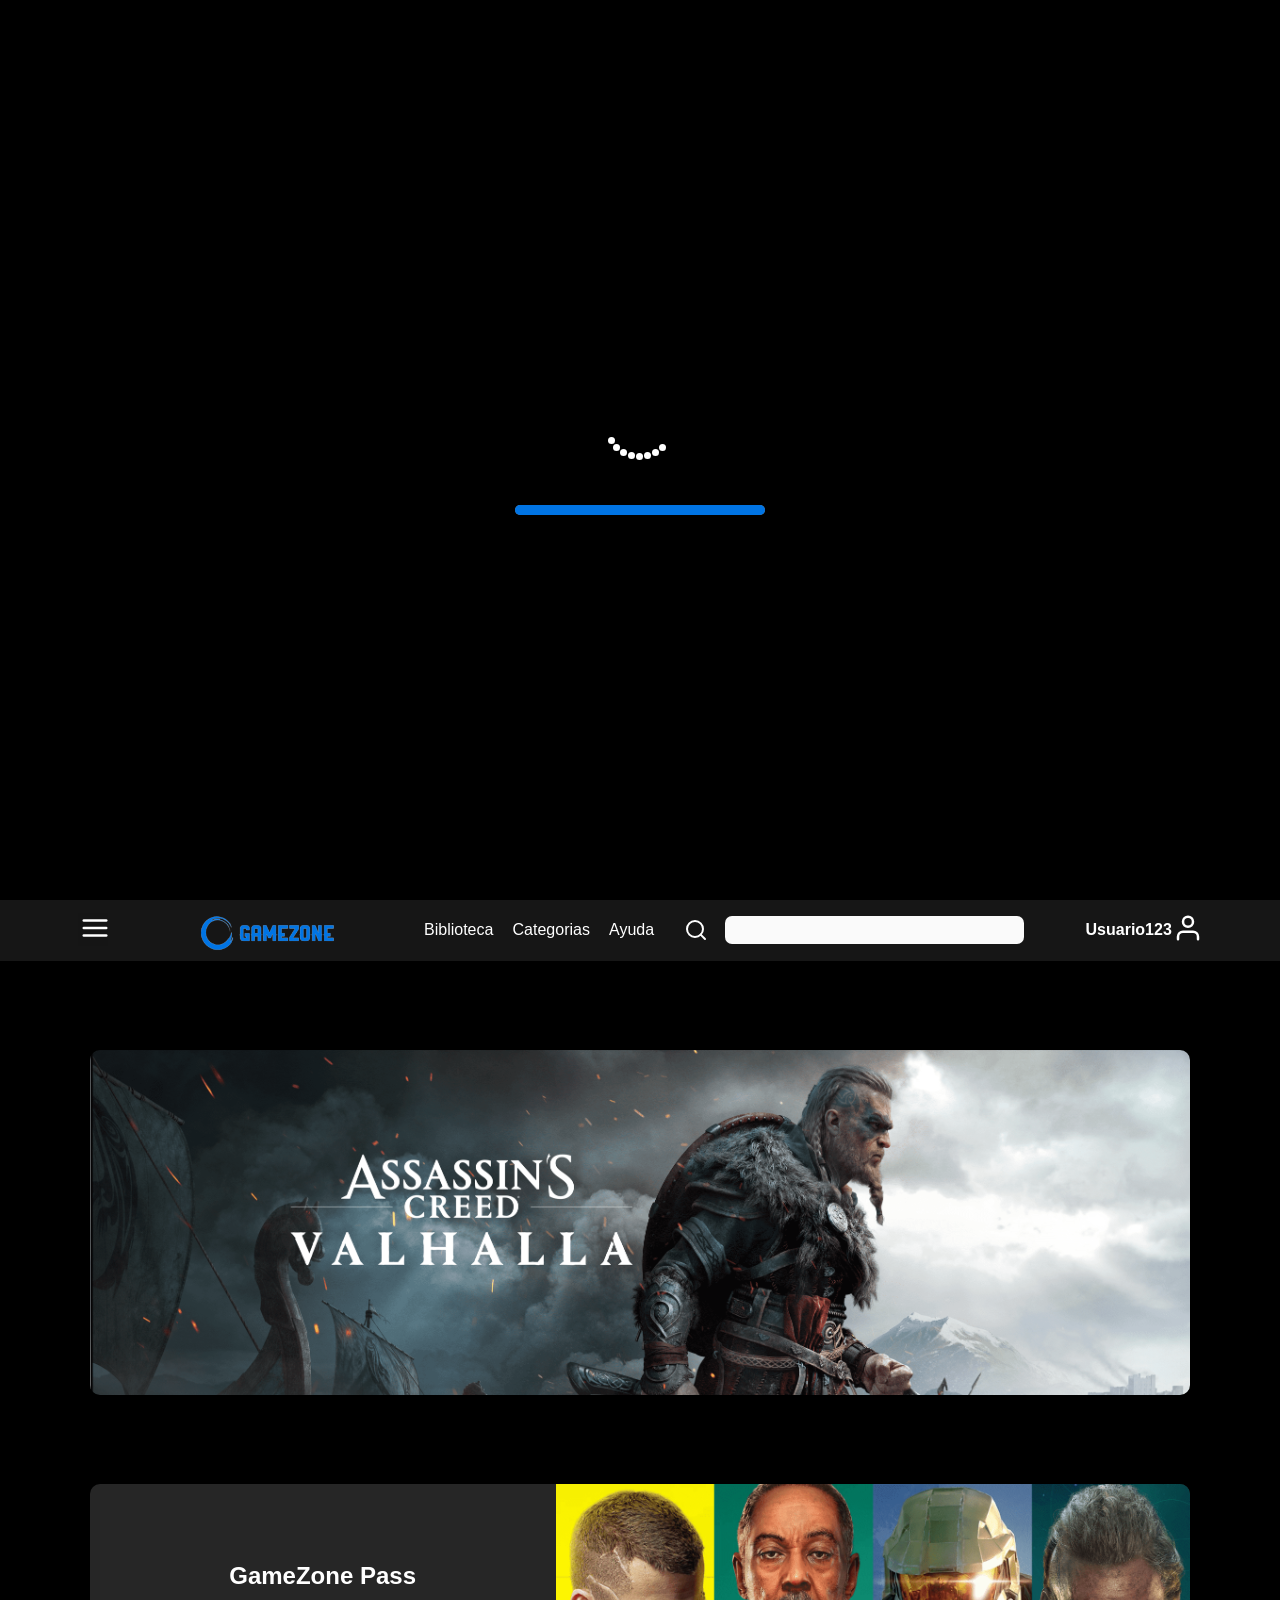
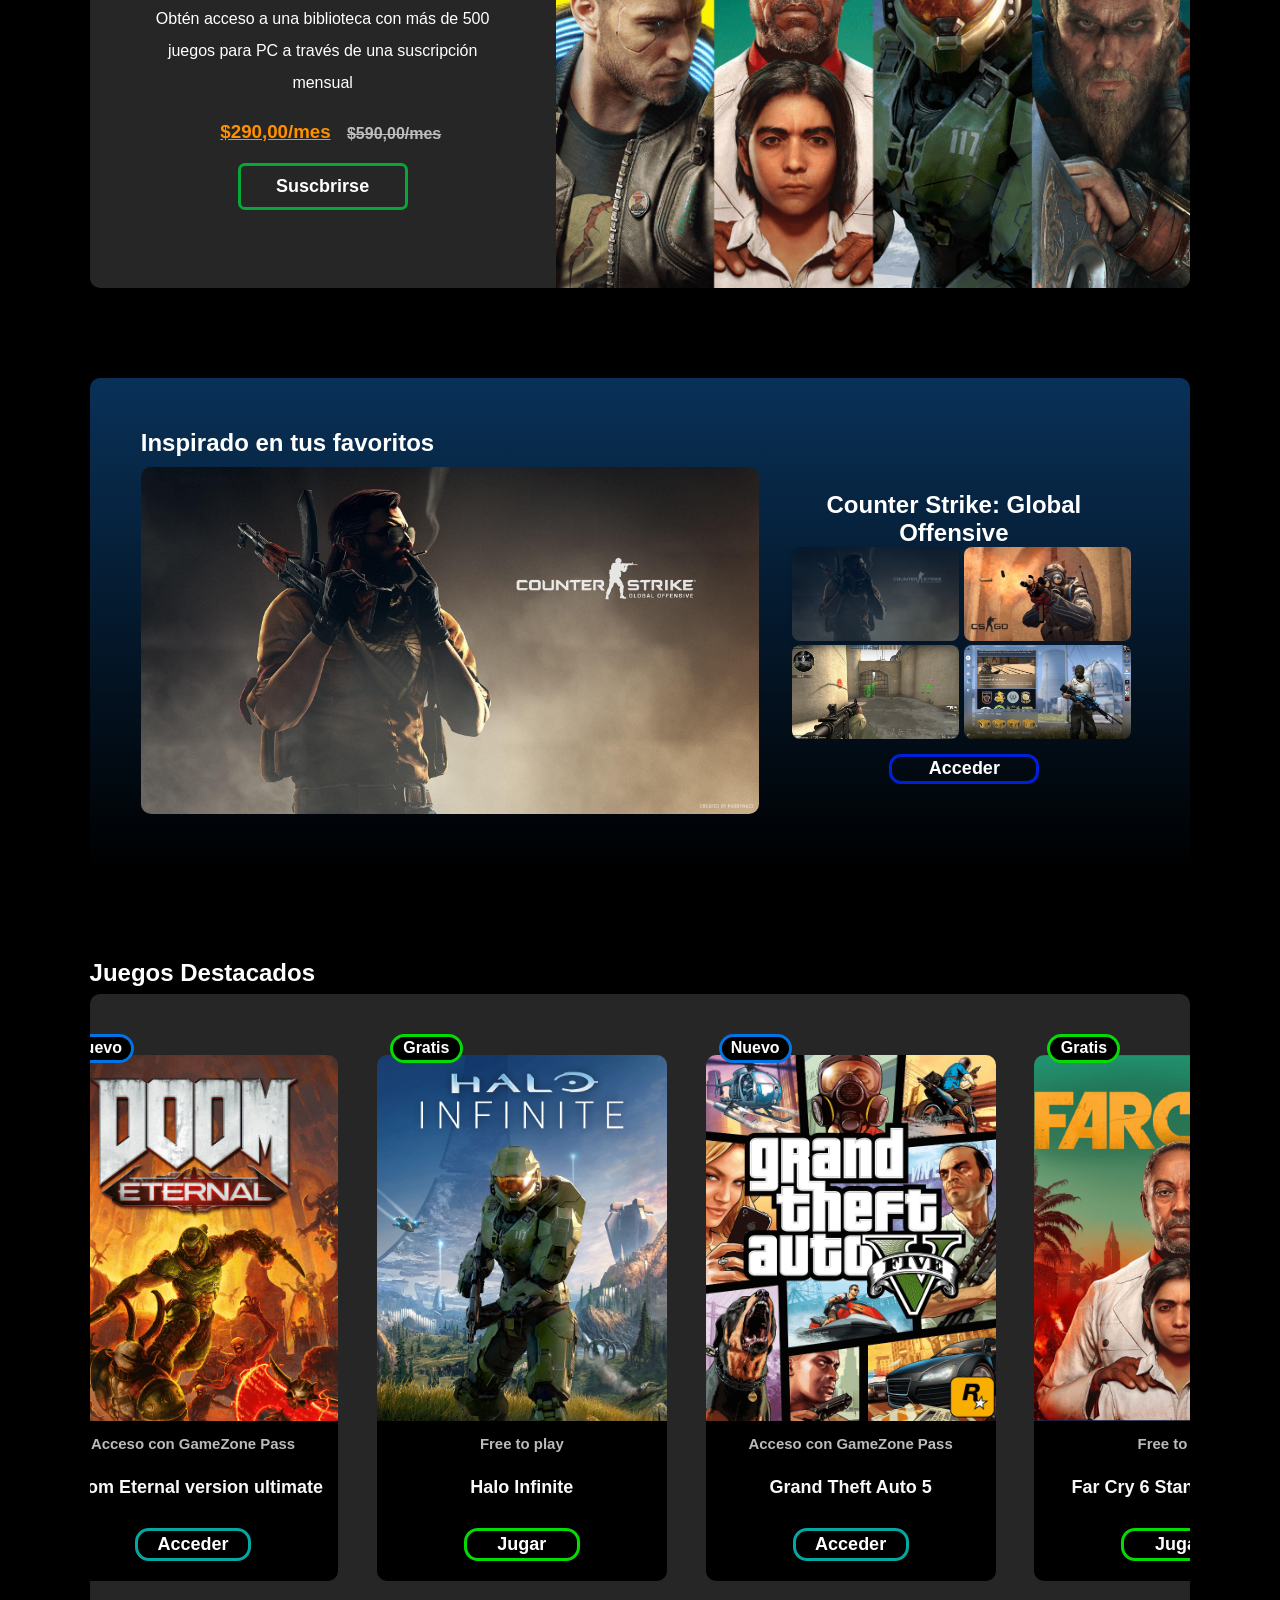
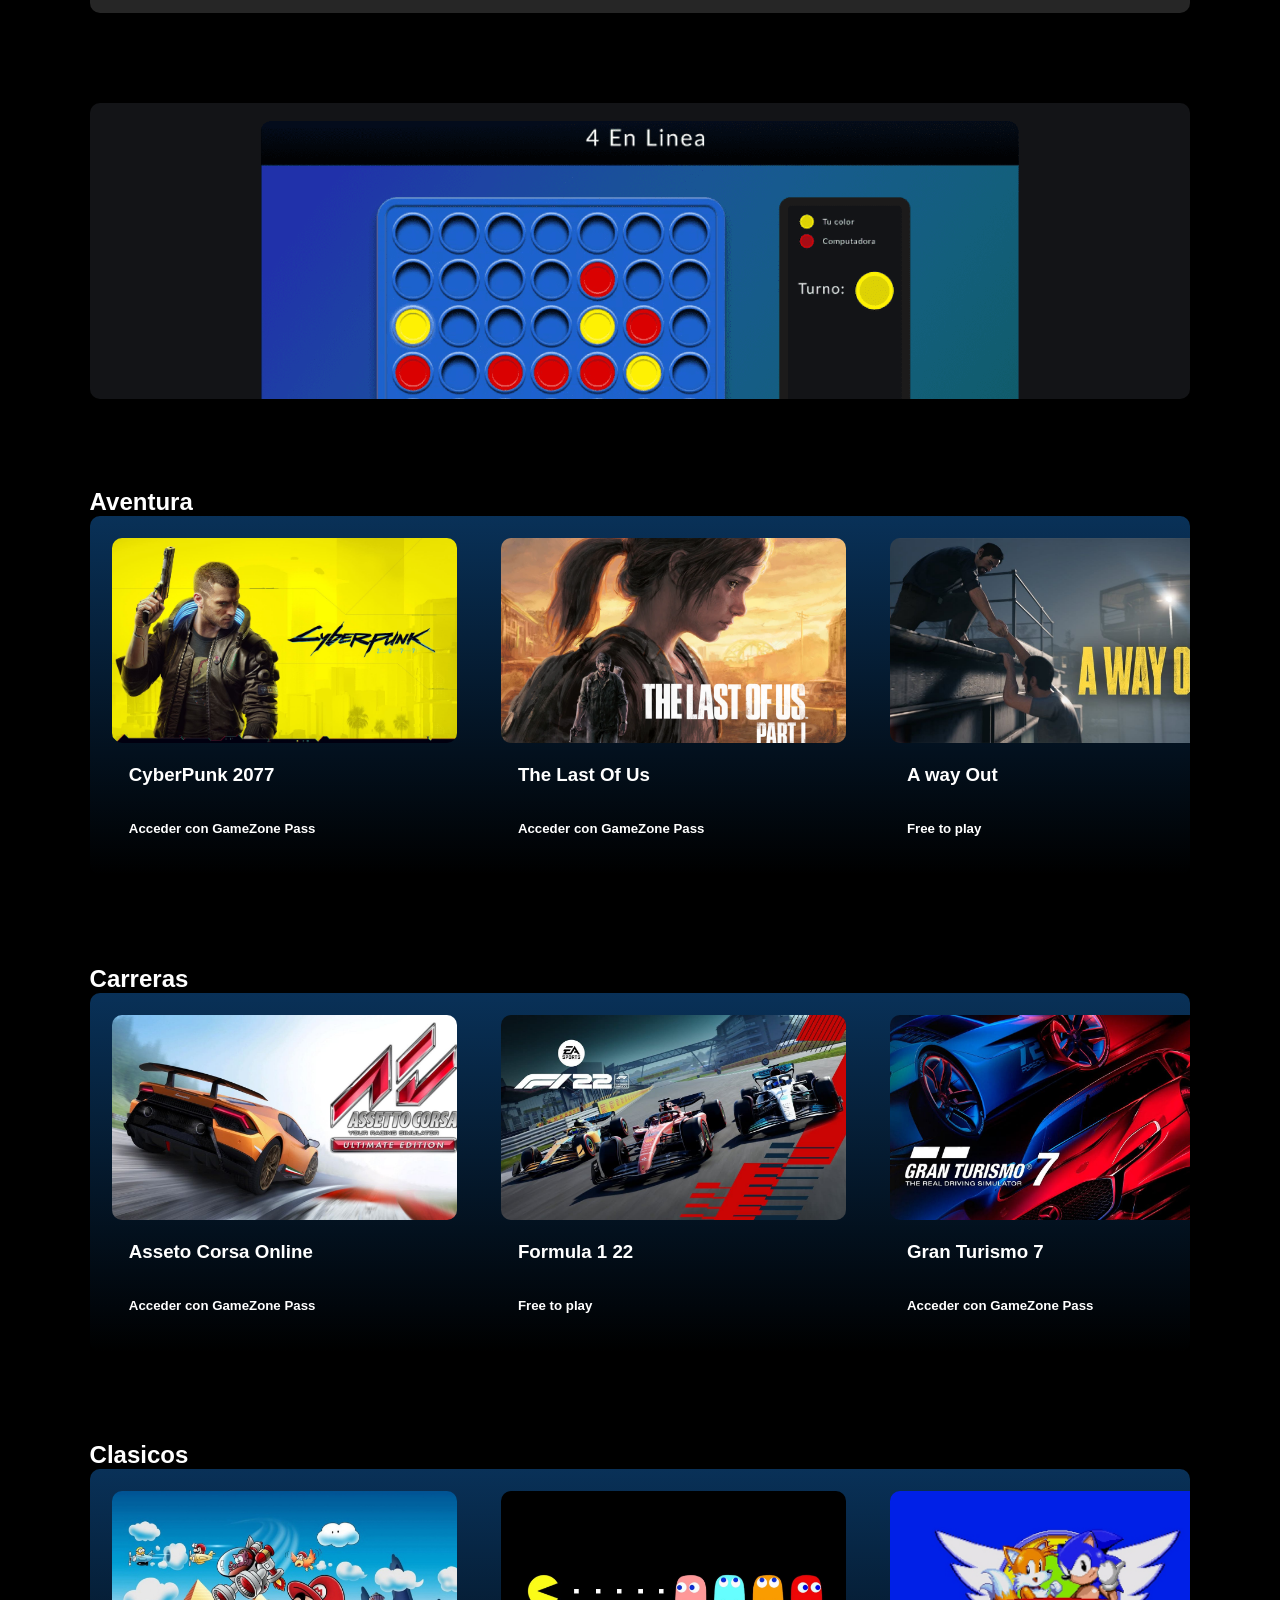
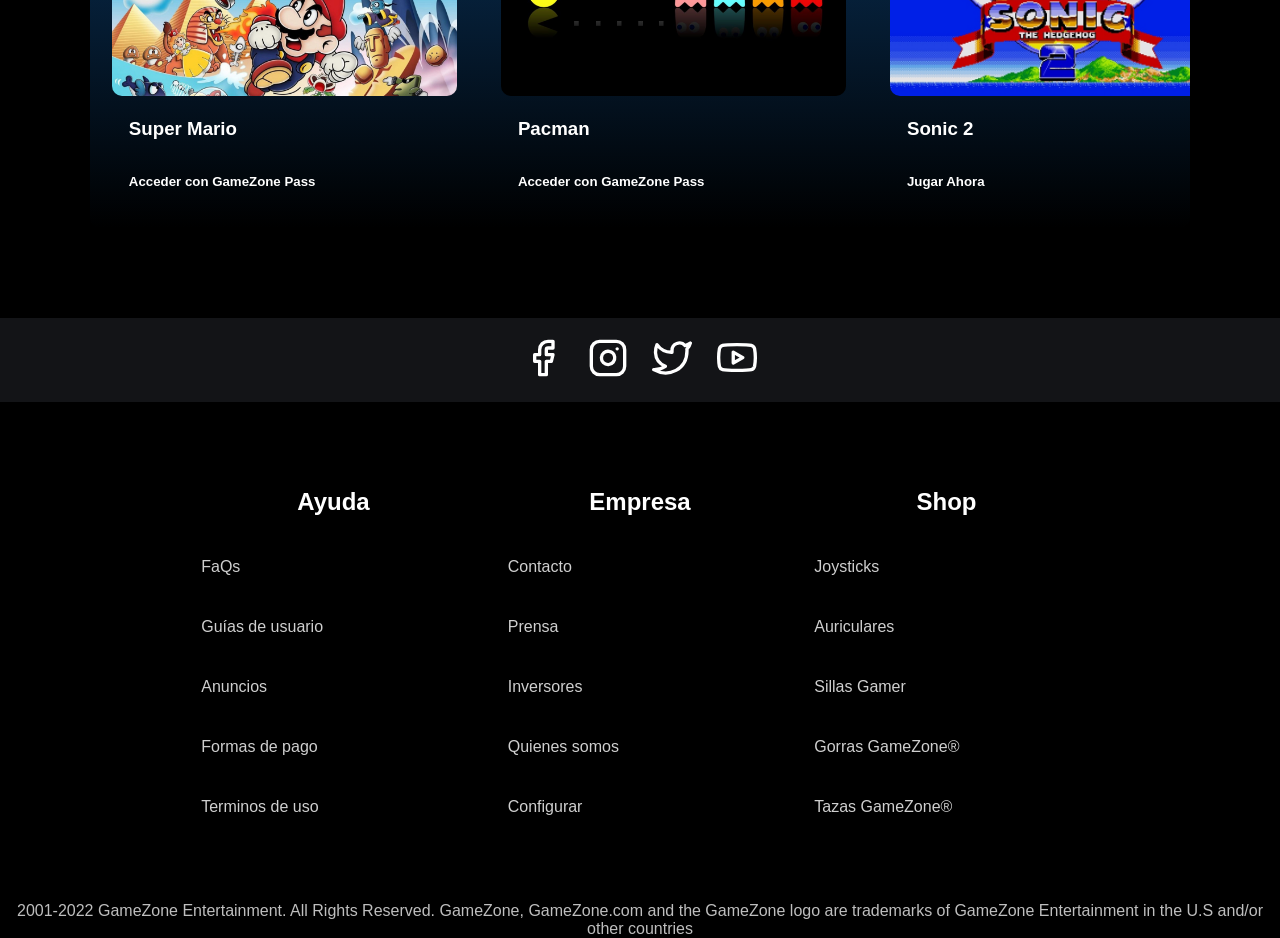
<file: index.html>
<!DOCTYPE html>
<html lang="en">
  <head>
    <meta charset="UTF-8" />
    <meta http-equiv="X-UA-Compatible" content="IE=edge" />
    <meta name="viewport" content="width=device-width, initial-scale=1.0" />
    <link rel="stylesheet" href="index.css" />
    <title>GameZone</title>
  </head>
  <body class="hidden" id="bodyRemove">
    <!-----------------------Loader------------------------------------------------->
    <div class="centrado" id="onload">
      <div class="lds-roller">
        <div></div>
        <div></div>
        <div></div>
        <div></div>
        <div></div>
        <div></div>
        <div></div>
        <div></div>
      </div>

      <div class="contenedor">
        <div class="barra">
          <div class="progreso" style="--w: 100%"></div>
        </div>
      </div>
    </div>
    <!-----------------------Loader------------------------------------------------->

    <!-----------------------header-------------------------------------------------->
    <header>
      <nav class="stroke">
        <figure>
          <button class="btn-menu" id="abrir-menu">
            <img src="/imagenes/menu.svg" alt="" />
          </button>
        </figure>
        <figure class="ocultar">
          <a href="/index.html">
            <img src="/imagenes/logo.png" alt="" />
          </a>
        </figure>
        <div class="sections-icons">
          <ul>
            <li><a href="">Biblioteca</a></li>
            <li><a href="">Categorias</a></li>
            <li><a href="">Ayuda</a></li>
          </ul>
        </div>
        <div class="box-search">
          <img src="/imagenes/search.svg" alt="" />
          <input type="text" />
        </div>
        <div class="section-icons">
          <figure class="icon-hidden">
            <img src="/imagenes/heart.svg" alt="" />
          </figure>
          <figure class="icon-hidden">
            <img src="/imagenes/folder.svg" alt="" />
          </figure>
        </div>
        <div class="userContentHeader">
          <h4 class="ocultar">Usuario123</h4>
          <figure>
            <img src="/imagenes/user.svg" alt="" />
          </figure>
        </div>
      </nav>
    </header>
    <!-----------------------header-------------------------------------------------->

    <!-----------------------menu-------------------------------------------------->

    <menu class="menu-hamburguesa" id="menu">
      <div class="content-menu">
        <div class="menuHeader">
          <div class="user">
            <img src="/imagenes/user.svg" alt="" />
            <h3>Hola UserName 1234</h3>
          </div>
          <figure>
            <button class="btn-menu" id="cerrar-menu">
              <img src="/imagenes/x.svg" alt="" />
            </button>
          </figure>
        </div>

        <div class="seccion-menu">
          <ul>
            <li><img src="/imagenes/share-2.svg" alt="" /> Redes</li>
            <li><img src="/imagenes/bell (1).svg" alt="" /> Notificaciones</li>
            <li><img src="/imagenes/heart.svg" alt="" /> Favoritos</li>
            <li><img src="/imagenes/folder.svg" alt="" /> Biblioteca</li>
            <li><img src="/imagenes/download.svg" alt="" /> Descargados</li>
            <li><img src="/imagenes/help-circle.svg" alt="" /> Ayuda</li>
          </ul>
        </div>
        <div class="categorias-menu">
          <h3>Categorias</h3>
          <ul>
            <li>Accion</li>
            <li>Aventura</li>
            <li>Clasicos</li>
            <li>Carreras</li>
            <li>Multijugador</li>
          </ul>
        </div>
      </div>
    </menu>

    <!-----------------------menu-------------------------------------------------->

    <!-----------------------banner juego lanzamiento-------------------------------->
    <div class="bannerJuego" style="--i: url(../imagenes/banner.png)">
      <div class="content">
        <h1>Próximamente: Assasin's Creed Valhalla</h1>
        <h2>Fecha de estreno: Marzo 2023</h2>
        <div class="button button-1">
          <a href="/commingSoon.html">Ver Juego</a>
        </div>
      </div>
    </div>
    <!-----------------------banner juego lanzamiento-------------------------------->

    <!-----------------------Seccion GamePass----------------------------------->
    <section class="gamePass">
      <div class="textInfo">
        <h2>GameZone Pass</h2>
        <p>
          Obtén acceso a una biblioteca con más de 500 juegos para PC a través
          de una suscripción mensual
        </p>
        <div class="precio">
          <h3>$290,00/mes</h3>
          <h4>$590,00/mes</h4>
        </div>

        <button class="button button-1 btn-sub">Suscbrirse</button>
      </div>

      <div class="img-sub">
        <div>
          <img src="imagenes/fondoGamepass.png" alt="" />
        </div>
      </div>
    </section>
    <!-----------------------Seccion GamePass------------------------------------>

    <!-----------------------carrousel1-------------------------------------------------->
    <section class="carrPersonalizado">
      <div>
        <h1>Inspirado en tus favoritos</h1>
      </div>
      <div class="carrousel">
        <div class="principal">
          <img src="imagenes/CSGO.jpg" class="main_img" alt="" />
        </div>
        <div class="info">
          <div>
            <h2>Counter Strike: Global Offensive</h2>
          </div>

          <div class="miniaturas">
            <img class="thumbnail active" src="imagenes/CSGO.jpg" alt="" />
            <img class="thumbnail" src="imagenes/cs2.webp" alt="" />
            <img class="thumbnail" src="imagenes/cs1.jpg" alt="" />
            <img class="thumbnail" src="imagenes/cs4.jpg" alt="" />
          </div>
          <div>
            <button class="button button-1 btn-juego fav">Acceder</button>
          </div>
        </div>
      </div>
      <!-- <div class="barraCarrousel">
        <div></div>
        <div></div>
        <div></div>
      </div> -->
    </section>
    <!-----------------------carrousel1--------------------------------------------->

    <!-----------------------carrouselDestacados------------------------------------>

    <section class="destacados">
      <div>
        <h1>Juegos Destacados</h1>
      </div>
      <div class="carr-destacados">
        <div class="card">
          <div class="desc">
            <h4>Nuevo</h4>
          </div>
          <div class="imgCard" style="--i: url(../imagenes/doom.png)">
            <div class="cardContent">
              <div class="icon-plus">
                <h4>Ver Más</h4>
                <svg
                  xmlns="http://www.w3.org/2000/svg"
                  width="24"
                  height="24"
                  viewBox="0 0 24 24"
                  fill="none"
                  stroke="white"
                  stroke-width="2"
                  stroke-linecap="round"
                  stroke-linejoin="round"
                  class="feather-plus-circle">
                  <circle cx="12" cy="12" r="10"></circle>
                  <line x1="12" y1="8" x2="12" y2="16"></line>
                  <line x1="8" y1="12" x2="16" y2="12"></line>
                </svg>
              </div>
              <div class="icon-heart">
                <h4>Agregar a favoritos</h4>
                <svg
                  xmlns="http://www.w3.org/2000/svg"
                  class="feather-heart"
                  width="24"
                  height="24"
                  viewBox="0 0 24 24"
                  fill="currentcolor"
                  stroke="white"
                  stroke-width="2"
                  stroke-linecap="round"
                  stroke-linejoin="round">
                  <path
                    d="M20.84 4.61a5.5 5.5 0 0 0-7.78 0L12 5.67l-1.06-1.06a5.5 5.5 0 0 0-7.78 7.78l1.06 1.06L12 21.23l7.78-7.78 1.06-1.06a5.5 5.5 0 0 0 0-7.78z"></path>
                </svg>
              </div>
            </div>
          </div>
          <div class="info-juego">
            <h5>Acceso con GameZone Pass</h5>
            <h4>Doom Eternal version ultimate</h4>
            <button class="button button-1 btn-juego">Acceder</button>
          </div>
        </div>

        <div class="card">
          <div class="desc free">
            <h4>Gratis</h4>
          </div>
          <div class="imgCard" style="--i: url(../imagenes/Halo.webp)">
            <div class="cardContent">
              <div class="icon-plus">
                <h4>Ver Más</h4>
                <svg
                  xmlns="http://www.w3.org/2000/svg"
                  width="24"
                  height="24"
                  viewBox="0 0 24 24"
                  fill="none"
                  stroke="white"
                  stroke-width="2"
                  stroke-linecap="round"
                  stroke-linejoin="round"
                  class="feather-plus-circle">
                  <circle cx="12" cy="12" r="10"></circle>
                  <line x1="12" y1="8" x2="12" y2="16"></line>
                  <line x1="8" y1="12" x2="16" y2="12"></line>
                </svg>
              </div>
              <div class="icon-heart">
                <h4>Agregar a favoritos</h4>
                <svg
                  xmlns="http://www.w3.org/2000/svg"
                  class="feather-heart"
                  width="24"
                  height="24"
                  viewBox="0 0 24 24"
                  fill="currentcolor"
                  stroke="white"
                  stroke-width="2"
                  stroke-linecap="round"
                  stroke-linejoin="round">
                  <path
                    d="M20.84 4.61a5.5 5.5 0 0 0-7.78 0L12 5.67l-1.06-1.06a5.5 5.5 0 0 0-7.78 7.78l1.06 1.06L12 21.23l7.78-7.78 1.06-1.06a5.5 5.5 0 0 0 0-7.78z"></path>
                </svg>
              </div>
            </div>
          </div>
          <div class="info-juego">
            <h5>Free to play</h5>
            <h4>Halo Infinite</h4>
            <button class="button button-1 btn-juego btn-gratis">Jugar</button>
          </div>
        </div>

        <div class="card">
          <div class="desc">
            <h4>Nuevo</h4>
          </div>
          <div class="imgCard" style="--i: url(../imagenes/gta5.png)">
            <div class="cardContent">
              <div class="icon-plus">
                <h4>Ver Más</h4>
                <svg
                  xmlns="http://www.w3.org/2000/svg"
                  width="24"
                  height="24"
                  viewBox="0 0 24 24"
                  fill="none"
                  stroke="white"
                  stroke-width="2"
                  stroke-linecap="round"
                  stroke-linejoin="round"
                  class="feather-plus-circle">
                  <circle cx="12" cy="12" r="10"></circle>
                  <line x1="12" y1="8" x2="12" y2="16"></line>
                  <line x1="8" y1="12" x2="16" y2="12"></line>
                </svg>
              </div>
              <div class="icon-heart">
                <h4>Agregar a favoritos</h4>
                <svg
                  xmlns="http://www.w3.org/2000/svg"
                  class="feather-heart"
                  width="24"
                  height="24"
                  viewBox="0 0 24 24"
                  fill="currentcolor"
                  stroke="white"
                  stroke-width="2"
                  stroke-linecap="round"
                  stroke-linejoin="round">
                  <path
                    d="M20.84 4.61a5.5 5.5 0 0 0-7.78 0L12 5.67l-1.06-1.06a5.5 5.5 0 0 0-7.78 7.78l1.06 1.06L12 21.23l7.78-7.78 1.06-1.06a5.5 5.5 0 0 0 0-7.78z"></path>
                </svg>
              </div>
            </div>
          </div>
          <div class="info-juego">
            <h5>Acceso con GameZone Pass</h5>
            <h4>Grand Theft Auto 5</h4>
            <button class="button button-1 btn-juego">Acceder</button>
          </div>
        </div>

        <div class="card">
          <div class="desc free">
            <h4>Gratis</h4>
          </div>
          <div class="imgCard" style="--i: url(../imagenes/farcry.png)">
            <div class="cardContent">
              <div class="icon-plus">
                <h4>Ver Más</h4>
                <svg
                  xmlns="http://www.w3.org/2000/svg"
                  width="24"
                  height="24"
                  viewBox="0 0 24 24"
                  fill="none"
                  stroke="white"
                  stroke-width="2"
                  stroke-linecap="round"
                  stroke-linejoin="round"
                  class="feather-plus-circle">
                  <circle cx="12" cy="12" r="10"></circle>
                  <line x1="12" y1="8" x2="12" y2="16"></line>
                  <line x1="8" y1="12" x2="16" y2="12"></line>
                </svg>
              </div>
              <div class="icon-heart">
                <h4>Agregar a favoritos</h4>
                <svg
                  xmlns="http://www.w3.org/2000/svg"
                  class="feather-heart"
                  width="24"
                  height="24"
                  viewBox="0 0 24 24"
                  fill="currentcolor"
                  stroke="white"
                  stroke-width="2"
                  stroke-linecap="round"
                  stroke-linejoin="round">
                  <path
                    d="M20.84 4.61a5.5 5.5 0 0 0-7.78 0L12 5.67l-1.06-1.06a5.5 5.5 0 0 0-7.78 7.78l1.06 1.06L12 21.23l7.78-7.78 1.06-1.06a5.5 5.5 0 0 0 0-7.78z"></path>
                </svg>
              </div>
            </div>
          </div>
          <div class="info-juego">
            <h5>Free to play</h5>
            <h4>Far Cry 6 Standar Edition</h4>
            <button class="button button-1 btn-juego btn-gratis">Jugar</button>
          </div>
        </div>

        <div class="card">
          <div class="desc">
            <h4>Nuevo</h4>
          </div>
          <div class="imgCard" style="--i: url(../imagenes/rb6.png)">
            <div class="cardContent">
              <div class="icon-plus">
                <h4>Ver Más</h4>
                <svg
                  xmlns="http://www.w3.org/2000/svg"
                  width="24"
                  height="24"
                  viewBox="0 0 24 24"
                  fill="none"
                  stroke="white"
                  stroke-width="2"
                  stroke-linecap="round"
                  stroke-linejoin="round"
                  class="feather-plus-circle">
                  <circle cx="12" cy="12" r="10"></circle>
                  <line x1="12" y1="8" x2="12" y2="16"></line>
                  <line x1="8" y1="12" x2="16" y2="12"></line>
                </svg>
              </div>
              <div class="icon-heart">
                <h4>Agregar a favoritos</h4>
                <svg
                  xmlns="http://www.w3.org/2000/svg"
                  class="feather-heart"
                  width="24"
                  height="24"
                  viewBox="0 0 24 24"
                  fill="currentcolor"
                  stroke="white"
                  stroke-width="2"
                  stroke-linecap="round"
                  stroke-linejoin="round">
                  <path
                    d="M20.84 4.61a5.5 5.5 0 0 0-7.78 0L12 5.67l-1.06-1.06a5.5 5.5 0 0 0-7.78 7.78l1.06 1.06L12 21.23l7.78-7.78 1.06-1.06a5.5 5.5 0 0 0 0-7.78z"></path>
                </svg>
              </div>
            </div>
          </div>
          <div class="info-juego">
            <h5>Acceso con GameZone Pass</h5>
            <h4>Rainbow Six Extraction</h4>
            <button class="button button-1 btn-juego">Acceder</button>
          </div>
        </div>

        <div class="card">
          <div class="desc">
            <h4>Nuevo</h4>
          </div>
          <div class="imgCard" style="--i: url(../imagenes/rdr2.jfif)">
            <div class="cardContent">
              <div class="icon-plus">
                <h4>Ver Más</h4>
                <svg
                  xmlns="http://www.w3.org/2000/svg"
                  width="24"
                  height="24"
                  viewBox="0 0 24 24"
                  fill="none"
                  stroke="white"
                  stroke-width="2"
                  stroke-linecap="round"
                  stroke-linejoin="round"
                  class="feather-plus-circle">
                  <circle cx="12" cy="12" r="10"></circle>
                  <line x1="12" y1="8" x2="12" y2="16"></line>
                  <line x1="8" y1="12" x2="16" y2="12"></line>
                </svg>
              </div>
              <div class="icon-heart">
                <h4>Agregar a favoritos</h4>
                <svg
                  xmlns="http://www.w3.org/2000/svg"
                  class="feather-heart"
                  width="24"
                  height="24"
                  viewBox="0 0 24 24"
                  fill="currentcolor"
                  stroke="white"
                  stroke-width="2"
                  stroke-linecap="round"
                  stroke-linejoin="round">
                  <path
                    d="M20.84 4.61a5.5 5.5 0 0 0-7.78 0L12 5.67l-1.06-1.06a5.5 5.5 0 0 0-7.78 7.78l1.06 1.06L12 21.23l7.78-7.78 1.06-1.06a5.5 5.5 0 0 0 0-7.78z"></path>
                </svg>
              </div>
            </div>
          </div>
          <div class="info-juego">
            <h5>Acceso con GameZone Pass</h5>
            <h4>Red Dead Redemption 2</h4>
            <button class="button button-1 btn-juego">Acceder</button>
          </div>
        </div>
        <div class="card">
          <div class="desc">
            <h4>Nuevo</h4>
          </div>
          <div class="imgCard" style="--i: url(../imagenes/dl2.png)">
            <div class="cardContent">
              <div class="icon-plus">
                <h4>Ver Más</h4>
                <svg
                  xmlns="http://www.w3.org/2000/svg"
                  width="24"
                  height="24"
                  viewBox="0 0 24 24"
                  fill="none"
                  stroke="white"
                  stroke-width="2"
                  stroke-linecap="round"
                  stroke-linejoin="round"
                  class="feather-plus-circle">
                  <circle cx="12" cy="12" r="10"></circle>
                  <line x1="12" y1="8" x2="12" y2="16"></line>
                  <line x1="8" y1="12" x2="16" y2="12"></line>
                </svg>
              </div>
              <div class="icon-heart">
                <h4>Agregar a favoritos</h4>
                <svg
                  xmlns="http://www.w3.org/2000/svg"
                  class="feather-heart"
                  width="24"
                  height="24"
                  viewBox="0 0 24 24"
                  fill="currentcolor"
                  stroke="white"
                  stroke-width="2"
                  stroke-linecap="round"
                  stroke-linejoin="round">
                  <path
                    d="M20.84 4.61a5.5 5.5 0 0 0-7.78 0L12 5.67l-1.06-1.06a5.5 5.5 0 0 0-7.78 7.78l1.06 1.06L12 21.23l7.78-7.78 1.06-1.06a5.5 5.5 0 0 0 0-7.78z"></path>
                </svg>
              </div>
            </div>
          </div>
          <div class="info-juego">
            <h5>Acceso con GameZone Pass</h5>
            <h4>Dying light 2</h4>
            <button class="button button-1 btn-juego">Acceder</button>
          </div>
        </div>
      </div>
    </section>
    <!-----------------------carrouselDestacados------------------------------------>

    <!-----------------------banner 4 en linea-------------------------------------->
    <div class="bannerJuego" style="--i: url(../imagenes/4enlinea.png)">
      <div class="content">
        <h1>4 en Línea Online</h1>
        <h2>Juega el clásico 4 en línea con tus amigos o en solitario</h2>
        <a href="/4enlinea.html">
          <div class="button button-1">Jugar ahora</div>
        </a>
      </div>
    </div>
    <!-----------------------banner 4 en linea-------------------------------------->

    <!-----------------------carrouseles categoria---------------------------------->
    <section class="categorias-carr">
      <div>
        <h1>Aventura</h1>
        <div class="cards">
          <div class="card-hori">
            <img src="imagenes/cyberpunk.jpg" alt="" />
            <h3>CyberPunk 2077</h3>
            <h5>Acceder con GameZone Pass</h5>
          </div>
          <div class="card-hori">
            <img src="imagenes/tlou.webp" alt="" />
            <h3>The Last Of Us</h3>
            <h5>Acceder con GameZone Pass</h5>
          </div>
          <div class="card-hori">
            <img src="imagenes/awayout.jpg" alt="" />
            <h3>A way Out</h3>
            <h5>Free to play</h5>
          </div>
          <div class="card-hori">
            <img src="imagenes/assc.png" alt="" />
            <h3>Assassin's Creed Valhalla</h3>
            <h5>Acceder con GameZone Pass</h5>
          </div>
          <div class="card-hori">
            <img src="imagenes/gow.png" alt="" />
            <h3>God Of War Ragnarok</h3>
            <h5>Free to Play</h5>
          </div>
        </div>
      </div>
    </section>

    <section class="categorias-carr">
      <div>
        <h1>Carreras</h1>
        <div class="cards">
          <div class="card-hori">
            <img src="imagenes/asseto.jpeg" alt="Asseto corsa" />
            <h3>Asseto Corsa Online</h3>
            <h5>Acceder con GameZone Pass</h5>
          </div>
          <div class="card-hori">
            <img src="imagenes/f1.jpg" alt="Formula 1" />
            <h3>Formula 1 22</h3>
            <h5>Free to play</h5>
          </div>
          <div class="card-hori">
            <img src="imagenes/gt7.jpg" alt="" />
            <h3>Gran Turismo 7</h3>
            <h5>Acceder con GameZone Pass</h5>
          </div>
          <div class="card-hori">
            <img src="imagenes/wrc.jpg" alt="" />
            <h3>WRC 2022</h3>
            <h5>Acceder con GameZone Pass</h5>
          </div>
          <div class="card-hori">
            <img src="imagenes/mario.jpg" alt="" />
            <h3>Mario Kart</h3>
            <h5>Free to play</h5>
          </div>
        </div>
      </div>
    </section>

    <section class="categorias-carr">
      <div>
        <h1>Clasicos</h1>
        <div class="cards">
          <div class="card-hori">
            <img src="imagenes/clasic1.jpg" alt="" />
            <h3>Super Mario </h3>
            <h5>Acceder con GameZone Pass</h5>
          </div>
          <div class="card-hori">
            <img src="imagenes/clasic2.jpg" alt="" />
            <h3>Pacman</h3>
            <h5>Acceder con GameZone Pass</h5>
          </div>
          <div class="card-hori">
            <img src="imagenes/clasic3.jpg" alt="" />
            <h3>Sonic 2</h3>
            <h5>Jugar Ahora</h5>
          </div>
          <div class="card-hori">
            <img src="imagenes/clasic4.jpg" alt="" />
            <h3>Space Invader</h3>
            <h5>Free to play</h5>
          </div>
          <div class="card-hori">
            <img src="imagenes/clasic5.jpg" alt="" />
            <h3>Donkey Kong</h3>
            <h5>Acceder con GameZone Pass</h5>
          </div>
        </div>
      </div>
    </section>

    <footer>
      <div class="redes">
        <figure>
          <svg xmlns="http://www.w3.org/2000/svg" width="40" height="40" viewBox="0 0 24 24" fill="none" stroke="white" stroke-width="2" stroke-linecap="round" stroke-linejoin="round" class="feather feather-facebook"><path d="M18 2h-3a5 5 0 0 0-5 5v3H7v4h3v8h4v-8h3l1-4h-4V7a1 1 0 0 1 1-1h3z"></path></svg>
        </figure>
        <figure>
          <svg xmlns="http://www.w3.org/2000/svg" width="40" height="40" viewBox="0 0 24 24" fill="none" stroke="white" stroke-width="2" stroke-linecap="round" stroke-linejoin="round" class="feather feather-instagram"><rect x="2" y="2" width="20" height="20" rx="5" ry="5"></rect><path d="M16 11.37A4 4 0 1 1 12.63 8 4 4 0 0 1 16 11.37z"></path><line x1="17.5" y1="6.5" x2="17.51" y2="6.5"></line></svg>
        </figure>
        <figure>
          <svg xmlns="http://www.w3.org/2000/svg" width="40" height="40" viewBox="0 0 24 24" fill="none" stroke="white" stroke-width="2" stroke-linecap="round" stroke-linejoin="round" class="feather feather-twitter"><path d="M23 3a10.9 10.9 0 0 1-3.14 1.53 4.48 4.48 0 0 0-7.86 3v1A10.66 10.66 0 0 1 3 4s-4 9 5 13a11.64 11.64 0 0 1-7 2c9 5 20 0 20-11.5a4.5 4.5 0 0 0-.08-.83A7.72 7.72 0 0 0 23 3z"></path></svg>
        </figure>
        <figure>
          <svg xmlns="http://www.w3.org/2000/svg" width="40" height="40" viewBox="0 0 24 24" fill="none" stroke="white" stroke-width="2" stroke-linecap="round" stroke-linejoin="round" class="feather feather-youtube"><path d="M22.54 6.42a2.78 2.78 0 0 0-1.94-2C18.88 4 12 4 12 4s-6.88 0-8.6.46a2.78 2.78 0 0 0-1.94 2A29 29 0 0 0 1 11.75a29 29 0 0 0 .46 5.33A2.78 2.78 0 0 0 3.4 19c1.72.46 8.6.46 8.6.46s6.88 0 8.6-.46a2.78 2.78 0 0 0 1.94-2 29 29 0 0 0 .46-5.25 29 29 0 0 0-.46-5.33z"></path><polygon points="9.75 15.02 15.5 11.75 9.75 8.48 9.75 15.02"></polygon></svg>
        </figure>
      </div>

      <div class="secciones">
        <table>
          <tr>
            <th>Ayuda</th>
            <th>Empresa</th>
            <th>Shop</th>
          </tr>
          <tr>
            <td><a href="">FaQs</a></td>
            <td><a href="">Contacto</a></td>
            <td><a href="">Joysticks</a></td>
          </tr>
          <tr>
            <td><a href="">Guías de usuario</a></td>
            <td><a href="">Prensa</a></td>
            <td><a href="">Auriculares</a></td>
          </tr>
          <tr>
            <td><a href="">Anuncios</a></td>
            <td><a href="">Inversores</a></td>
            <td><a href="">Sillas Gamer</a></td>
          </tr>
          <tr>
            <td><a href="">Formas de pago</a></td>
            <td><a href="">Quienes somos</a></td>
            <td><a href="">Gorras GameZone®</a></td>
          </tr>
          <tr>
            <td><a href="">Terminos de uso</a></td>
            <td><a href="">Configurar</a></td>
            <td><a href="">Tazas GameZone®</a></td>
          </tr>
        </table>
      </div>
      <div>
        <p>
          2001-2022 GameZone Entertainment. All Rights Reserved. GameZone,
          GameZone.com and the GameZone logo are trademarks of GameZone
          Entertainment in the U.S and/or other countries
        </p>
      </div>
    </footer>
    <script src="/index.js"></script>
  </body>
</html>
</file>
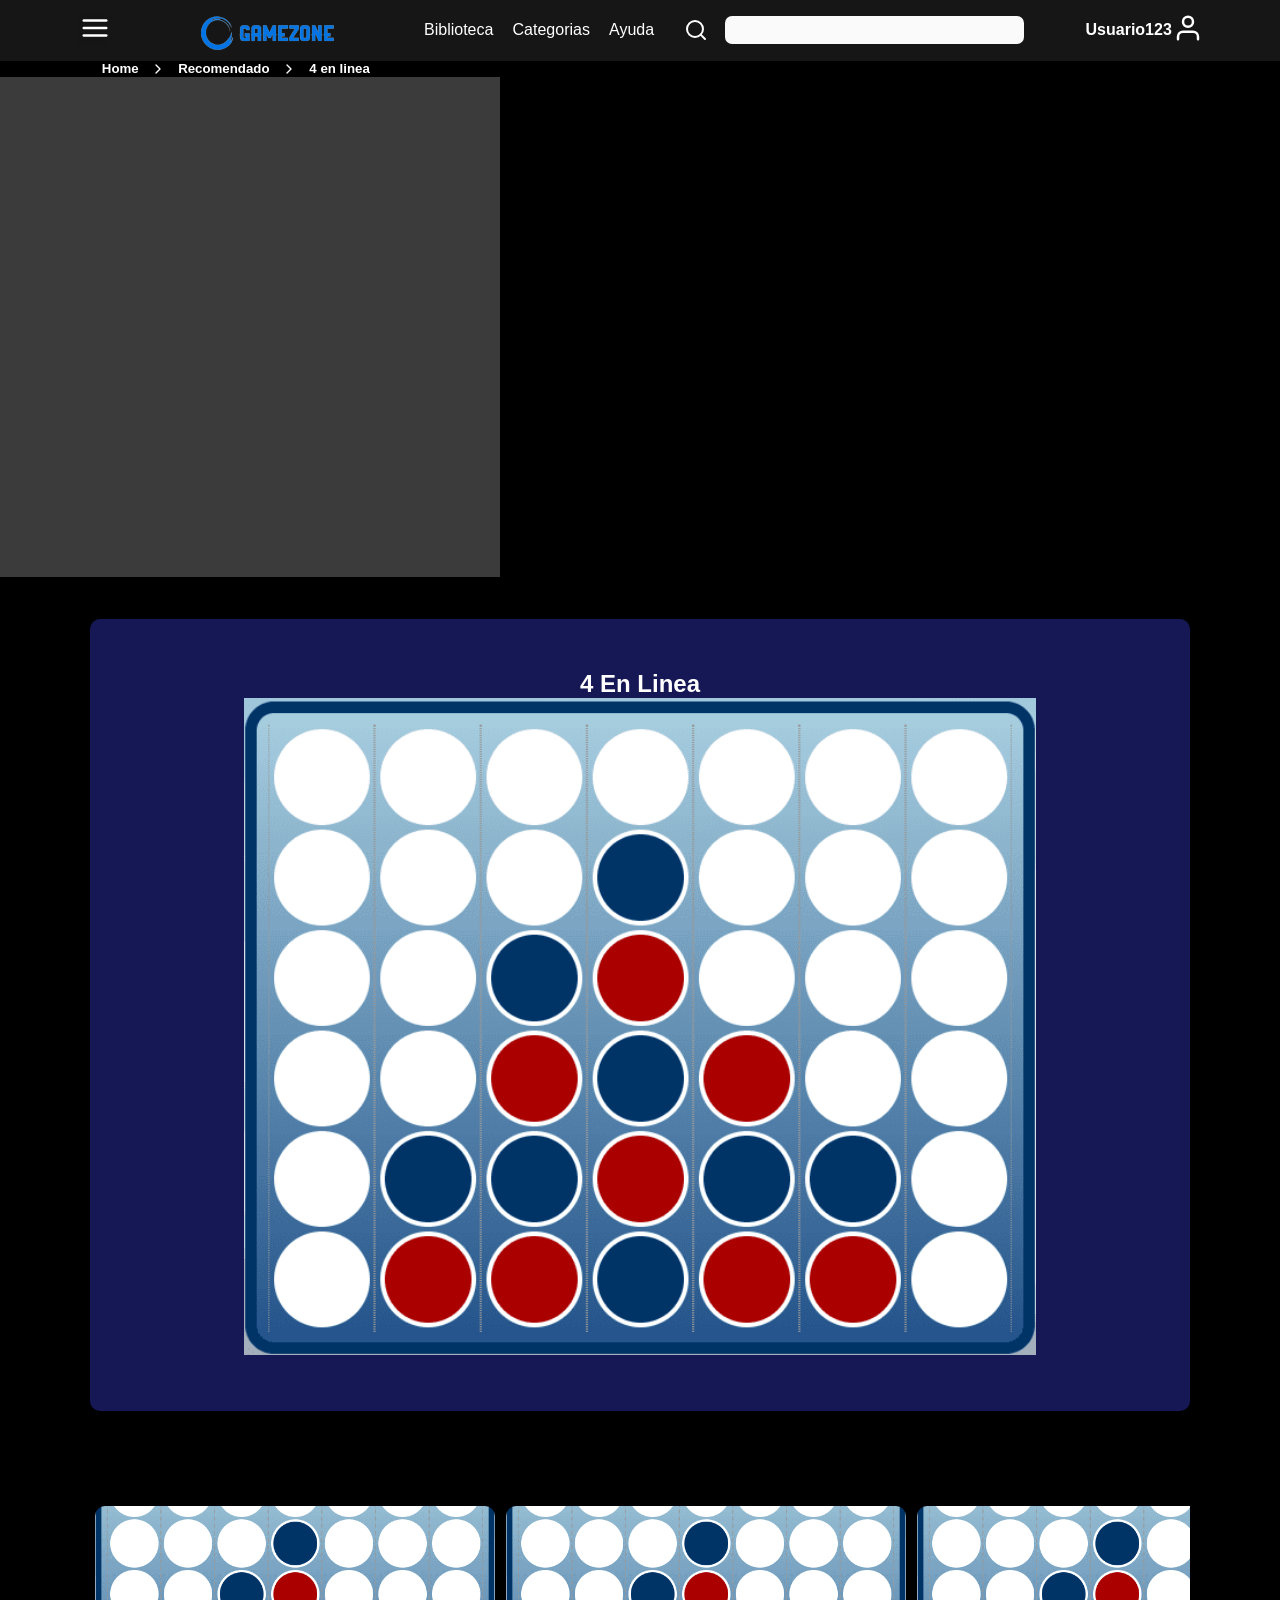
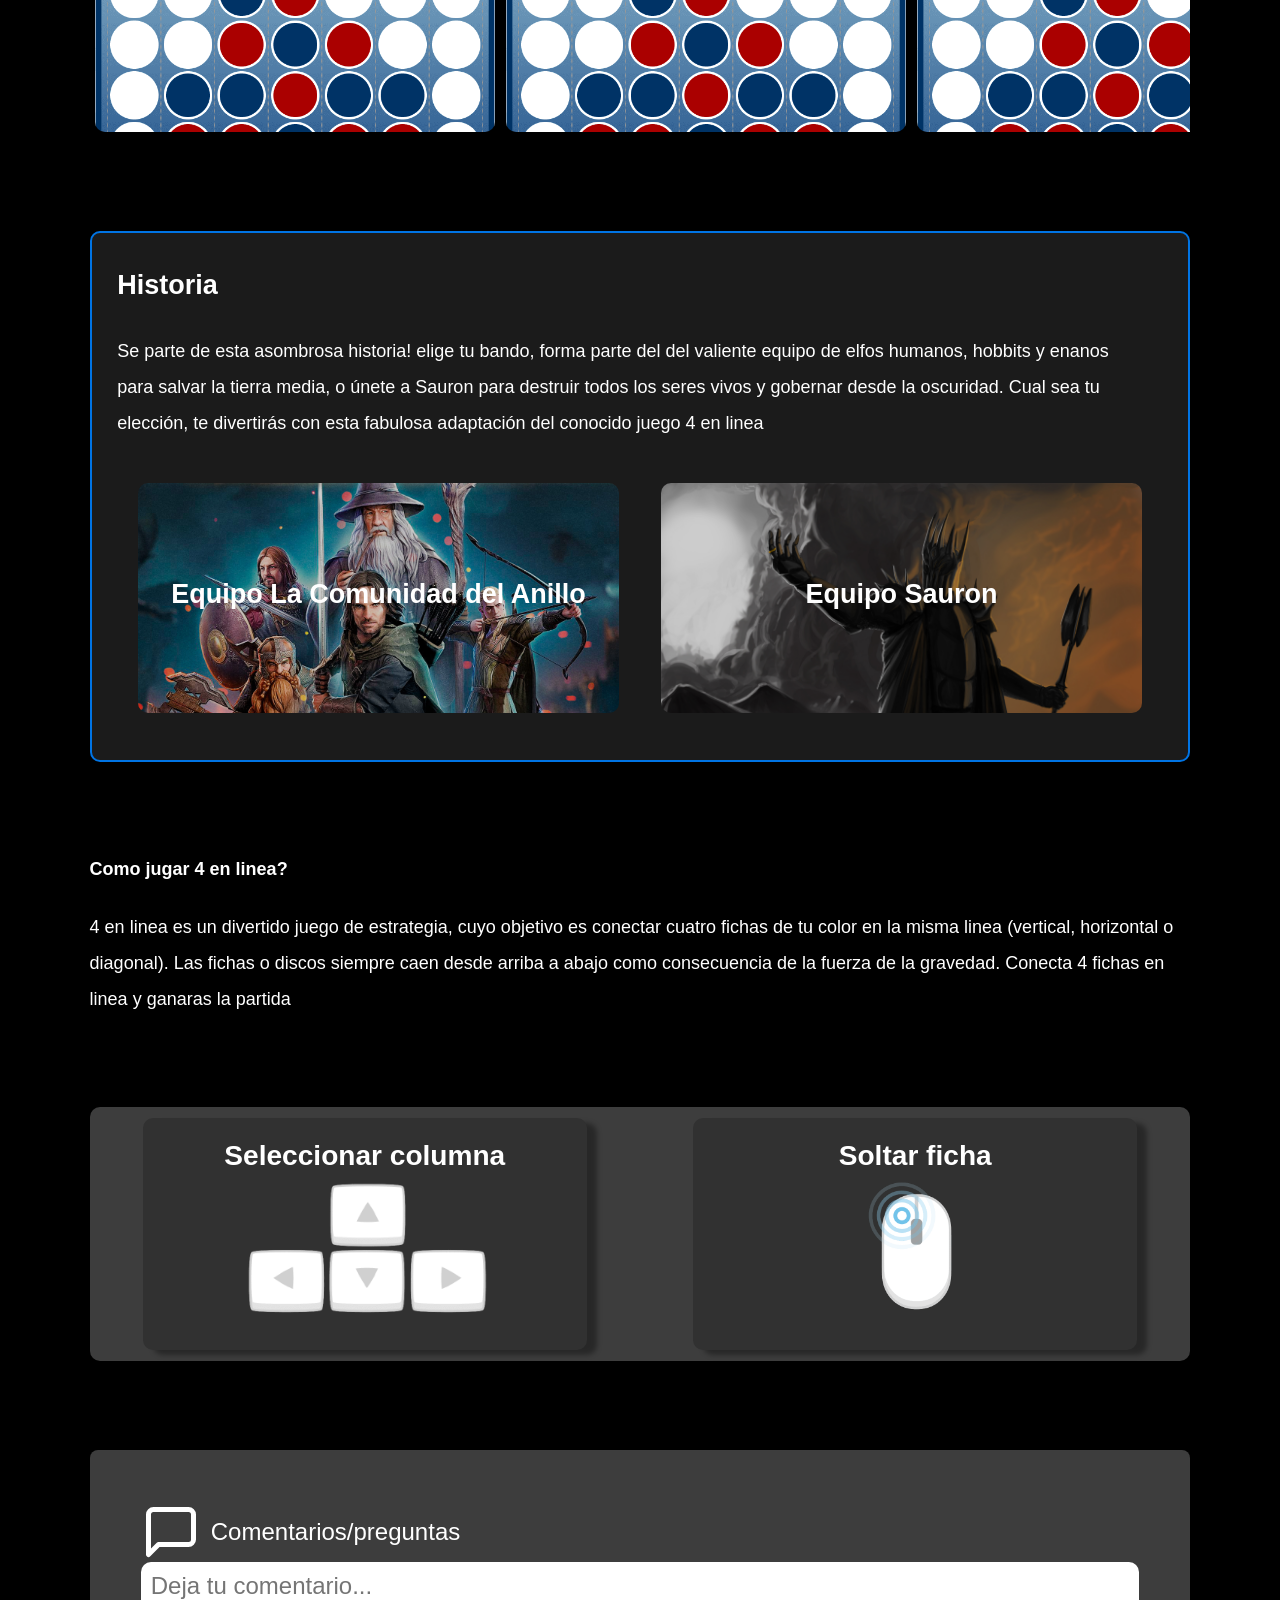
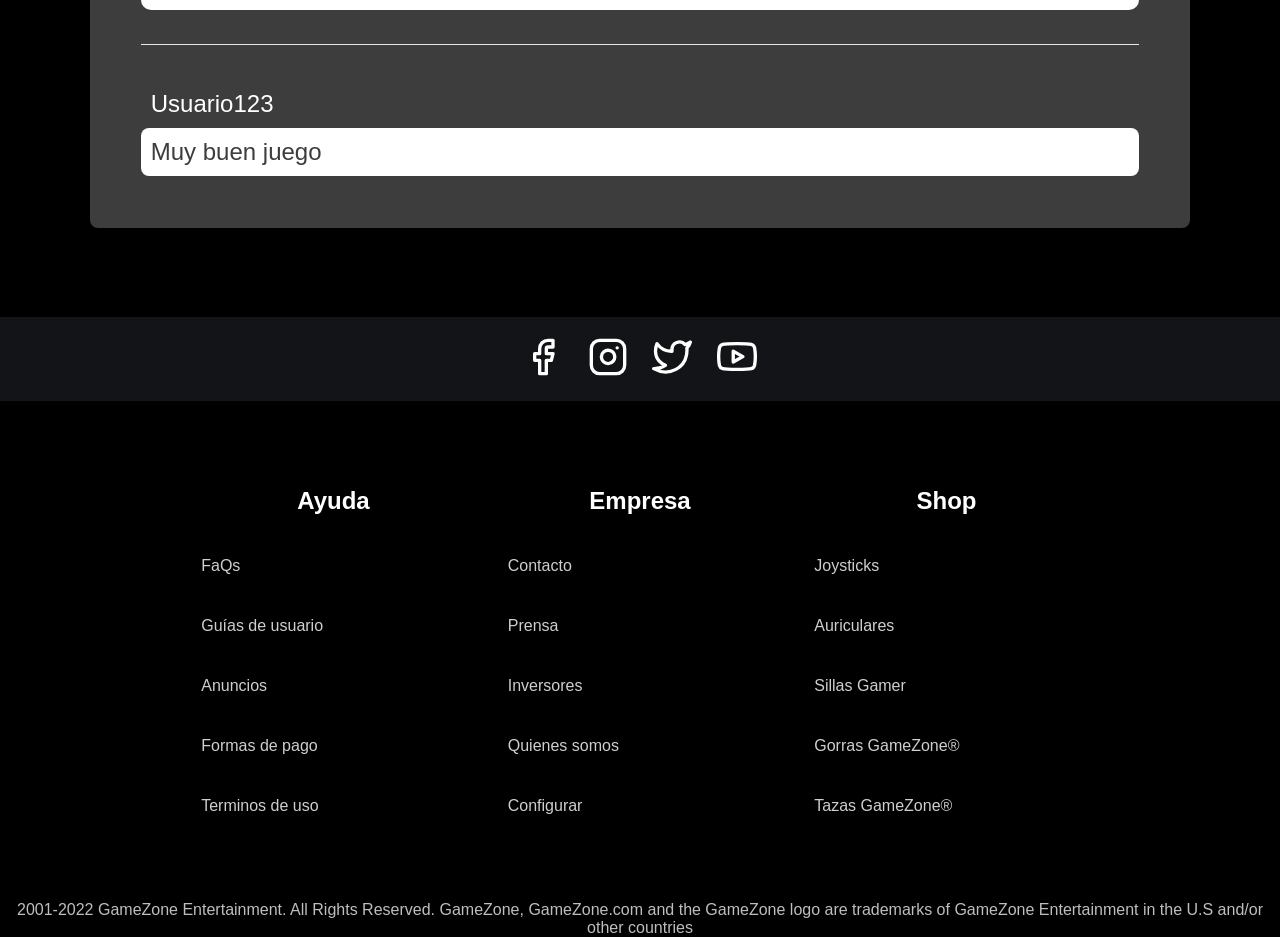
<file: 4enlinea.html>
<!DOCTYPE html>
<html lang="en">

<head>
    <meta charset="UTF-8" />
    <meta http-equiv="X-UA-Compatible" content="IE=edge" />
    <meta name="viewport" content="width=device-width, initial-scale=1.0" />
    <link rel="stylesheet" href="index.css" />
    <title>4EnLinea</title>
</head>

<body>
    <!-----------------------header-------------------------------------------------->
    <header>
        <nav class="stroke">
          <figure>
            <button class="btn-menu" id="abrir-menu">
              <img src="/imagenes/menu.svg" alt="" />
            </button>
          </figure>
          <figure class="ocultar">
            <a href="/index.html">
              <img src="/imagenes/logo.png" alt="" />
            </a>
          </figure>
          <div class="sections-icons">
            <ul>
              <li><a href="">Biblioteca</a></li>
              <li><a href="">Categorias</a></li>
              <li><a href="">Ayuda</a></li>
            </ul>
          </div>
          <div class="box-search">
            <img src="/imagenes/search.svg" alt="" />
            <input type="text" />
          </div>
          <div class="section-icons">
            <figure class="icon-hidden">
              <img src="/imagenes/heart.svg" alt="" />
            </figure>
            <figure class="icon-hidden">
              <img src="/imagenes/folder.svg" alt="" />
            </figure>
          </div>
          <div class="userContentHeader">
            <h4 class="ocultar">Usuario123</h4>
            <figure>
              <img src="/imagenes/user.svg" alt="" />
            </figure>
          </div>
        </nav>
        <div class="breadcrum">
          <a href="/index.html"><h5>Home</h5></a>
          <img src="/imagenes/chevron-right.svg" alt="">
          <h5>Recomendado</h5>
          <img src="/imagenes/chevron-right.svg" alt="">
          <h5>4 en linea</h5>
        </div>
      </header>
  
    <!-----------------------header-------------------------------------------------->
   <!-----------------------menu-------------------------------------------------->

   <menu class="menu-hamburguesa" id="menu">
    <div class="content-menu">
      <div class="menuHeader">
        <div class="user">
          <img src="/imagenes/user.svg" alt="" />
          <h3>Hola UserName 1234</h3>
        </div>
        <figure>
          <button class="btn-menu" id="cerrar-menu">
            <img src="/imagenes/x.svg" alt="" />
          </button>
        </figure>
      </div>

      <div class="seccion-menu">
        <ul>
          <li><img src="/imagenes/share-2.svg" alt="" /> Redes</li>
          <li><img src="/imagenes/bell (1).svg" alt="" /> Notificaciones</li>
          <li><img src="/imagenes/heart.svg" alt="" /> Favoritos</li>
          <li><img src="/imagenes/folder.svg" alt="" /> Biblioteca</li>
          <li><img src="/imagenes/download.svg" alt="" /> Descargados</li>
          <li><img src="/imagenes/help-circle.svg" alt="" /> Ayuda</li>
        </ul>
      </div>
      <div class="categorias-menu">
        <h3>Categorias</h3>
        <ul>
          <li>Accion</li>
          <li>Aventura</li>
          <li>Clasicos</li>
          <li>Carreras</li>
          <li>Mesa</li>
          <li>Multijugador</li>
        </ul>
      </div>
    </div>
  </menu>

  <canvas id="canvas" width="500" height="500"></canvas>

  <!-----------------------menu-------------------------------------------------->
    <!-----------------------espacio para 4 en linea-------------------------------------------------->
    <section class="fourenlinea">
        <div class="contenedorjuego">
            <div>
                <h1>4 En Linea</h1>
            </div>
            <div class="juego">
                <img src="imagenes/4enlinea1.png" alt="4enLinea" />
            </div>
        </div>
    </section>
    <!-----------------------imagenes miniaturas-------------------------------------------------->
    <section class="carr-imgmini">
        <div class="cardmini">
            <img src="imagenes/4enlinea1.png" alt="" />
        </div>
        <div class="cardmini">
            <img src="imagenes/4enlinea1.png" alt="" />
        </div>
        <div class="cardmini">
            <img src="imagenes/4enlinea1.png" alt="" />
        </div>
        <div class="cardmini">
            <img src="imagenes/4enlinea1.png" alt="" />
        </div>
        <div class="cardmini">
            <img src="imagenes/4enlinea1.png" alt="" />
        </div>
    </section>

    <div class="cont-historia">
        <h2>Historia</h2>
        <p>Se parte de esta asombrosa historia! elige tu bando, forma parte del del valiente equipo de elfos humanos, hobbits y enanos para salvar la tierra media,  o  únete a Sauron para destruir todos los seres vivos y gobernar desde la oscuridad. Cual sea tu elección, te divertirás con esta fabulosa adaptación del conocido juego 4 en linea</p>
        <div class="cont-equipos">
            <div class="equipo" style="--i: url(../imagenes/storyteam1.jpg)">
               <h2>Equipo La Comunidad del Anillo</h2>
            </div>
            <div class="equipo" style="--i: url(../imagenes/storyteam2.jpg)">
                    <h2>Equipo Sauron</h2>
                </div>
           
        </div>
    </div>
    

    <!-----------------------como jugar-------------------------------------------------->
    <div class="comojugar">
        <h4>Como jugar 4 en linea?</h4>
        <p>
            4 en linea es un divertido juego de estrategia, cuyo objetivo es
            conectar cuatro fichas de tu color en la misma linea (vertical,
            horizontal o diagonal). Las fichas o discos siempre caen desde arriba a
            abajo como consecuencia de la fuerza de la gravedad. Conecta 4 fichas en
            linea y ganaras la partida
        </p>
    </div>

    <!-----------------------controles-------------------------------------------------->
    <section class="controles">
        <div class="contControl">
            <h3>Seleccionar columna</h3>
            <img src="imagenes/control1.png" alt="control teclado" />
        </div>
        <div class="contControl">
            <h3>Soltar ficha</h3>
            <img src="imagenes/control2.png" alt="control mouse" />
        </div>
    </section>

    <!-----------------------Foro-------------------------------------------------->
    <form class="comentarios">
        <div class="contain arriba">
            <div class="contLabelIcon">
                <img src="/imagenes/message-square.svg" alt="" />
                <label for="pregunta/comentario">Comentarios/preguntas</label>
            </div>
            <input type="text" placeholder="Deja tu comentario...">
        </div>
        <div class="contain abajo">
            <label for="comentarios">Usuario123</label>
            <div class="comment">
                <p>Muy buen juego</p>
            </div>
        </div>
       


    </form>

    <!-----------------------footer-------------------------------------------------->
    <footer>
        <div class="redes">
          <figure>
            <svg xmlns="http://www.w3.org/2000/svg" width="40" height="40" viewBox="0 0 24 24" fill="none" stroke="white" stroke-width="2" stroke-linecap="round" stroke-linejoin="round" class="feather feather-facebook"><path d="M18 2h-3a5 5 0 0 0-5 5v3H7v4h3v8h4v-8h3l1-4h-4V7a1 1 0 0 1 1-1h3z"></path></svg>
          </figure>
          <figure>
            <svg xmlns="http://www.w3.org/2000/svg" width="40" height="40" viewBox="0 0 24 24" fill="none" stroke="white" stroke-width="2" stroke-linecap="round" stroke-linejoin="round" class="feather feather-instagram"><rect x="2" y="2" width="20" height="20" rx="5" ry="5"></rect><path d="M16 11.37A4 4 0 1 1 12.63 8 4 4 0 0 1 16 11.37z"></path><line x1="17.5" y1="6.5" x2="17.51" y2="6.5"></line></svg>
          </figure>
          <figure>
            <svg xmlns="http://www.w3.org/2000/svg" width="40" height="40" viewBox="0 0 24 24" fill="none" stroke="white" stroke-width="2" stroke-linecap="round" stroke-linejoin="round" class="feather feather-twitter"><path d="M23 3a10.9 10.9 0 0 1-3.14 1.53 4.48 4.48 0 0 0-7.86 3v1A10.66 10.66 0 0 1 3 4s-4 9 5 13a11.64 11.64 0 0 1-7 2c9 5 20 0 20-11.5a4.5 4.5 0 0 0-.08-.83A7.72 7.72 0 0 0 23 3z"></path></svg>
          </figure>
          <figure>
            <svg xmlns="http://www.w3.org/2000/svg" width="40" height="40" viewBox="0 0 24 24" fill="none" stroke="white" stroke-width="2" stroke-linecap="round" stroke-linejoin="round" class="feather feather-youtube"><path d="M22.54 6.42a2.78 2.78 0 0 0-1.94-2C18.88 4 12 4 12 4s-6.88 0-8.6.46a2.78 2.78 0 0 0-1.94 2A29 29 0 0 0 1 11.75a29 29 0 0 0 .46 5.33A2.78 2.78 0 0 0 3.4 19c1.72.46 8.6.46 8.6.46s6.88 0 8.6-.46a2.78 2.78 0 0 0 1.94-2 29 29 0 0 0 .46-5.25 29 29 0 0 0-.46-5.33z"></path><polygon points="9.75 15.02 15.5 11.75 9.75 8.48 9.75 15.02"></polygon></svg>
          </figure>
        </div>
  
        <div class="secciones">
          <table>
            <tr>
              <th>Ayuda</th>
              <th>Empresa</th>
              <th>Shop</th>
            </tr>
            <tr>
              <td><a href="">FaQs</a></td>
              <td><a href="">Contacto</a></td>
              <td><a href="">Joysticks</a></td>
            </tr>
            <tr>
              <td><a href="">Guías de usuario</a></td>
              <td><a href="">Prensa</a></td>
              <td><a href="">Auriculares</a></td>
            </tr>
            <tr>
              <td><a href="">Anuncios</a></td>
              <td><a href="">Inversores</a></td>
              <td><a href="">Sillas Gamer</a></td>
            </tr>
            <tr>
              <td><a href="">Formas de pago</a></td>
              <td><a href="">Quienes somos</a></td>
              <td><a href="">Gorras GameZone®</a></td>
            </tr>
            <tr>
              <td><a href="">Terminos de uso</a></td>
              <td><a href="">Configurar</a></td>
              <td><a href="">Tazas GameZone®</a></td>
            </tr>
          </table>
        </div>
        <div>
          <p>
            2001-2022 GameZone Entertainment. All Rights Reserved. GameZone,
            GameZone.com and the GameZone logo are trademarks of GameZone
            Entertainment in the U.S and/or other countries
          </p>
        </div>
      </footer>
      <script src="/index.js"></script>
      <script src="4enlinea/Main.js"></script>
      <script src="4enlinea/Ficha.js"></script>
</body>

</html>
</file>
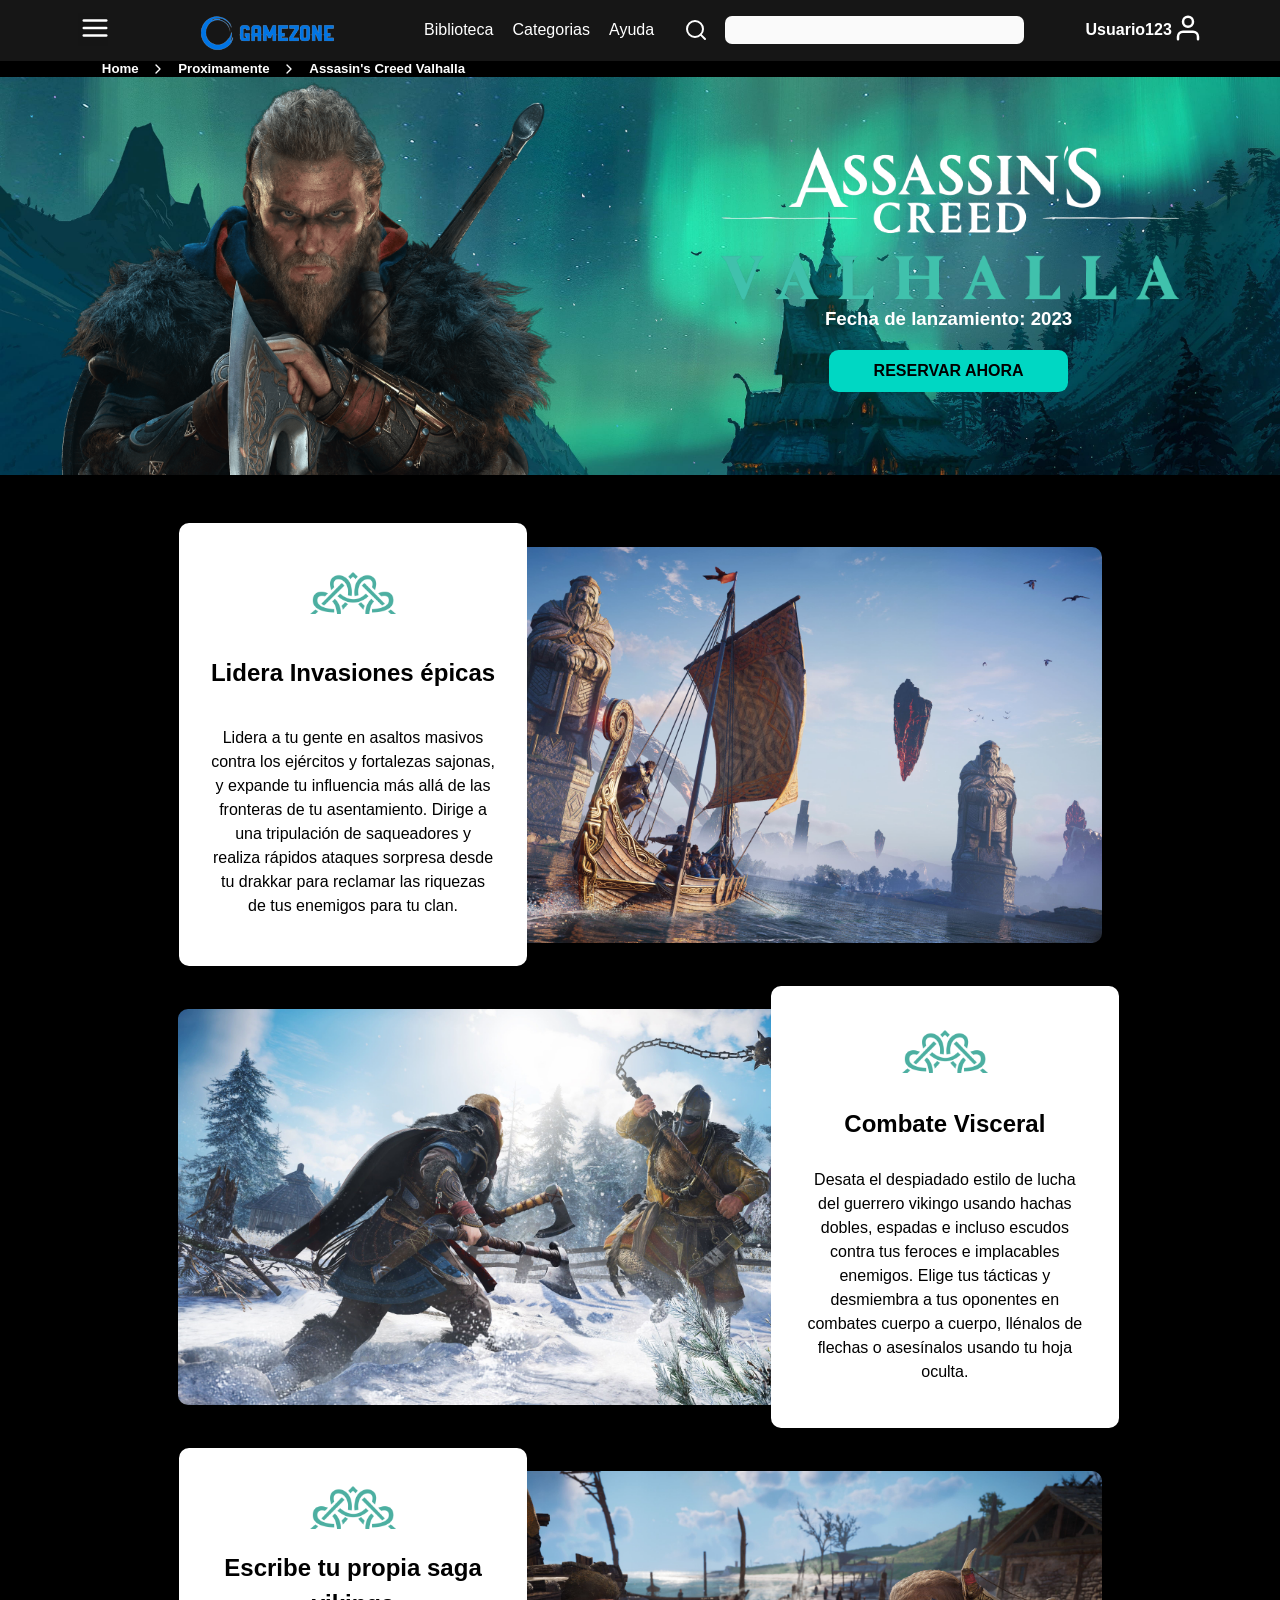
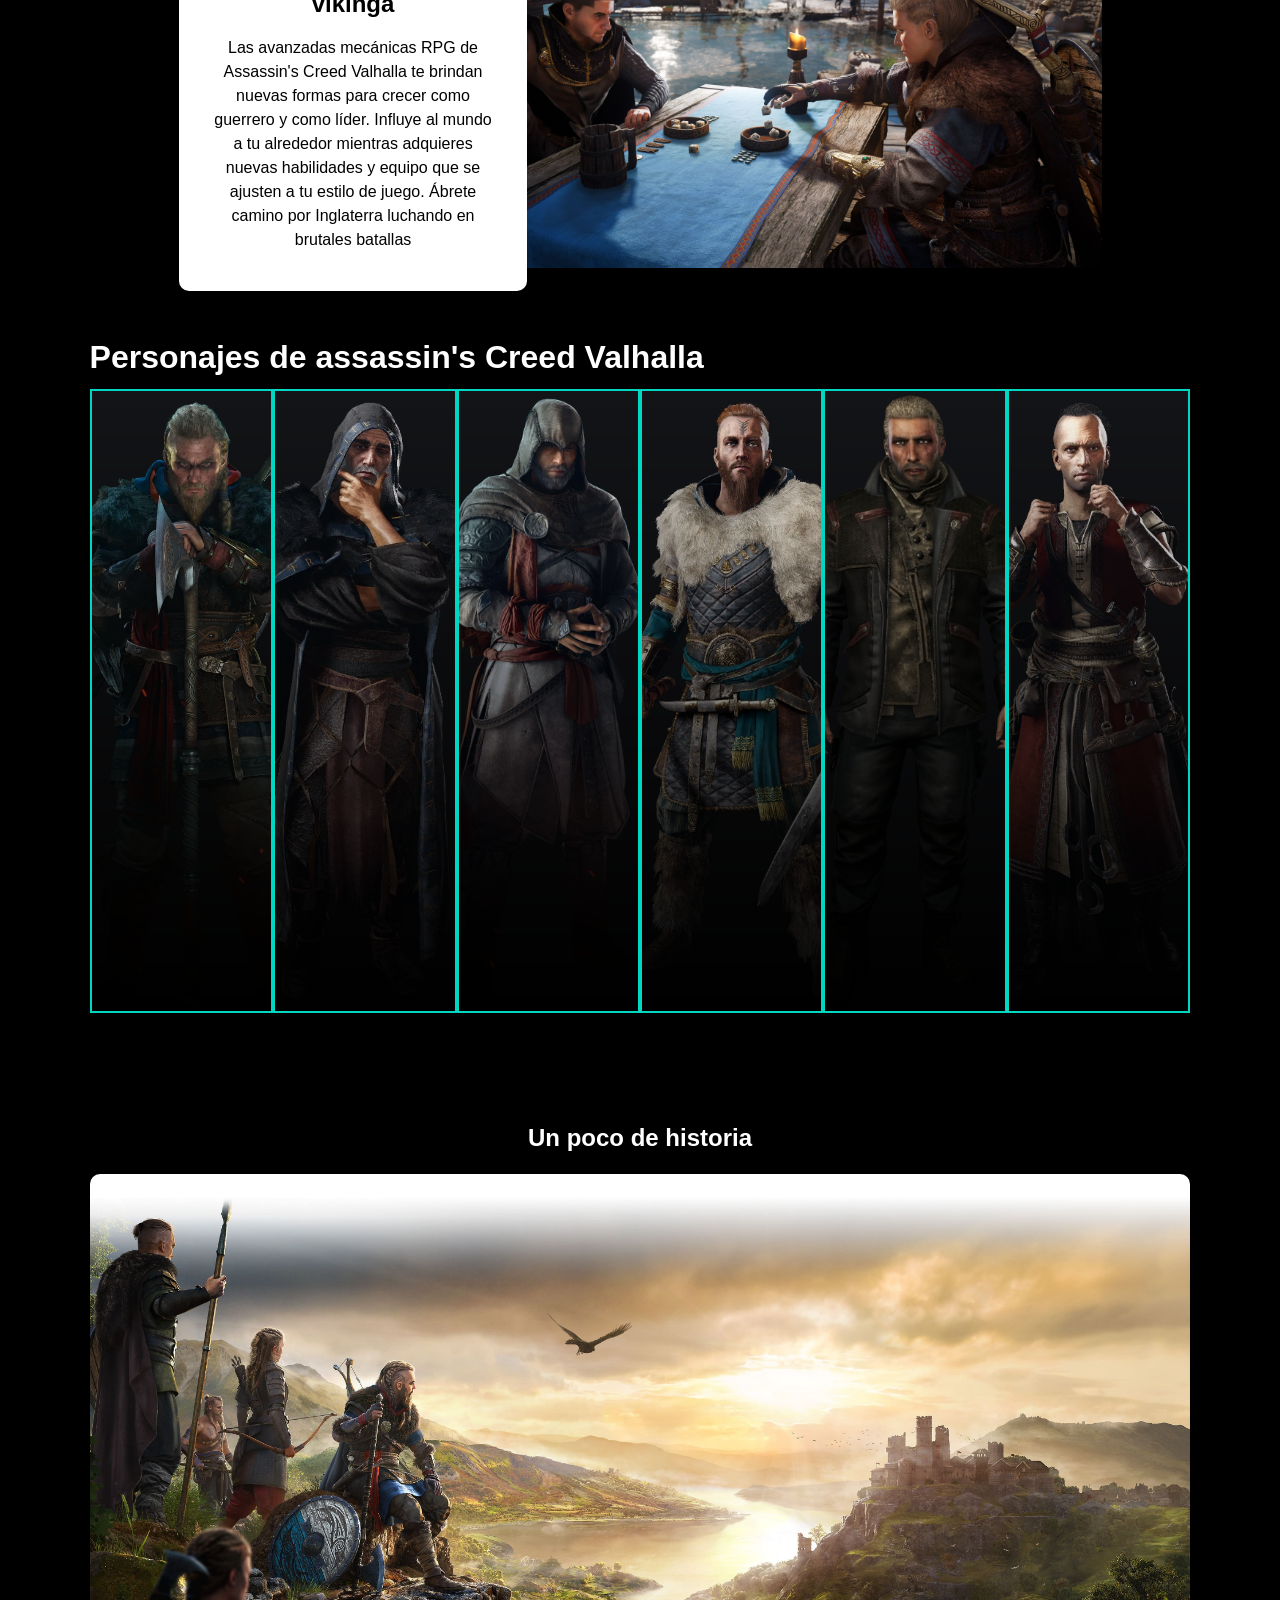
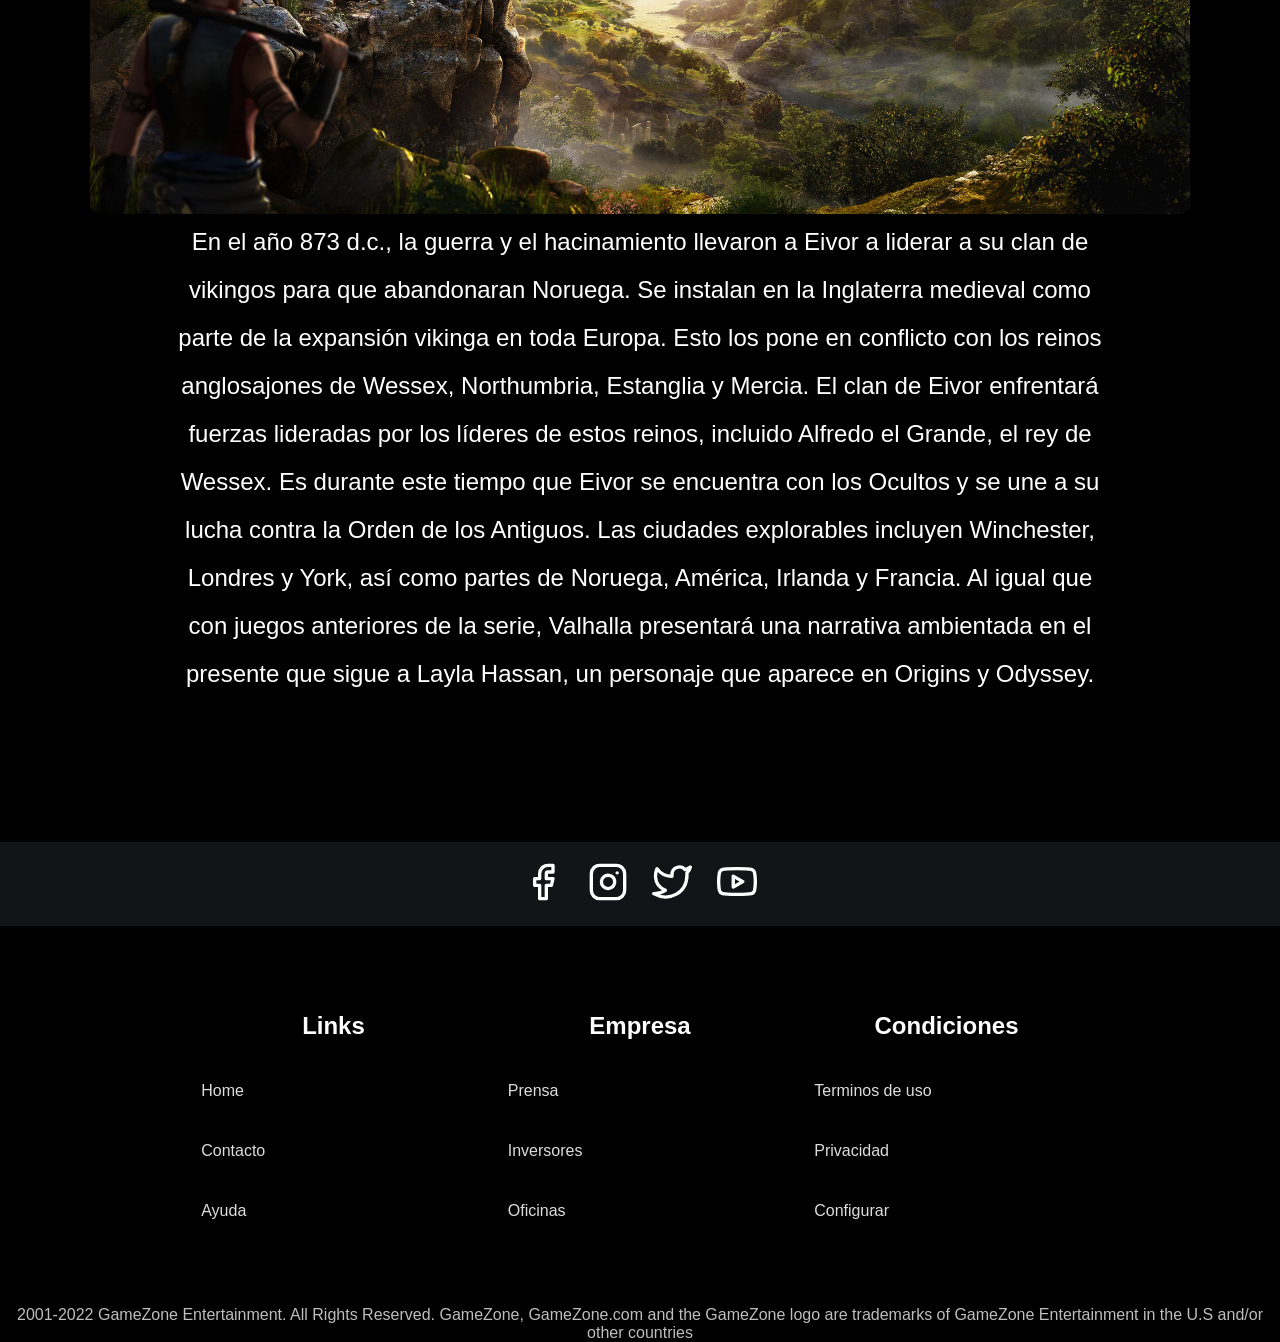
<file: commingSoon.html>
<!DOCTYPE html>
<html lang="en">
  <head>
    <meta charset="UTF-8" />
    <meta http-equiv="X-UA-Compatible" content="IE=edge" />
    <meta name="viewport" content="width=device-width, initial-scale=1.0" />
    <link rel="stylesheet" href="index.css"/>
    <title>GameZone</title>
  </head>
  <body>
    <!-----------------------header-------------------------------------------------->
    <header>
      <nav class="stroke">
        <figure>
          <button class="btn-menu" id="abrir-menu">
            <img src="/imagenes/menu.svg" alt="" />
          </button>
        </figure>
        <figure class="ocultar">
          <a href="/index.html">
            <img src="/imagenes/logo.png" alt="" />
          </a>
        </figure>
        <div class="sections-icons">
          <ul>
            <li><a href="">Biblioteca</a></li>
            <li><a href="">Categorias</a></li>
            <li><a href="">Ayuda</a></li>
          </ul>
        </div>
        <div class="box-search">
          <img src="/imagenes/search.svg" alt="" />
          <input type="text" />
        </div>
        <div class="section-icons">
          <figure class="icon-hidden">
            <img src="/imagenes/heart.svg" alt="" />
          </figure>
          <figure class="icon-hidden">
            <img src="/imagenes/folder.svg" alt="" />
          </figure>
        </div>
        <div class="userContentHeader">
          <h4 class="ocultar">Usuario123</h4>
          <figure>
            <img src="/imagenes/user.svg" alt="" />
          </figure>
        </div>
      </nav>
      <div class="breadcrum">
        <a href="/index.html"><h5>Home</h5></a>
        <img src="/imagenes/chevron-right.svg" alt="" />
        <h5>Proximamente</h5>
        <img src="/imagenes/chevron-right.svg" alt="" />
        <h5>Assasin's Creed Valhalla</h5>
      </div>
    </header>

    <!-----------------------header-------------------------------------------------->
    <!-----------------------menu-------------------------------------------------->

    <menu class="menu-hamburguesa" id="menu">
      <div class="content-menu">
        <div class="menuHeader">
          <div class="user">
            <img src="/imagenes/user.svg" alt="" />
            <h3>Hola UserName 1234</h3>
          </div>
          <figure>
            <button class="btn-menu" id="cerrar-menu">
              <img src="/imagenes/x.svg" alt="" />
            </button>
          </figure>
        </div>

        <div class="seccion-menu">
          <ul>
            <li><img src="/imagenes/share-2.svg" alt="" /> Redes</li>
            <li><img src="/imagenes/bell (1).svg" alt="" /> Notificaciones</li>
            <li><img src="/imagenes/heart.svg" alt="" /> Favoritos</li>
            <li><img src="/imagenes/folder.svg" alt="" /> Biblioteca</li>
            <li><img src="/imagenes/download.svg" alt="" /> Descargados</li>
            <li><img src="/imagenes/help-circle.svg" alt="" /> Ayuda</li>
          </ul>
        </div>
        <div class="categorias-menu">
          <h3>Categorias</h3>
          <ul>
            <li>Accion</li>
            <li>Aventura</li>
            <li>Clasicos</li>
            <li>Carreras</li>
            <li>Mesa</li>
            <li>Multijugador</li>
          </ul>
        </div>
      </div>
    </menu>

    <!-----------------------menu-------------------------------------------------->
    <!-----------------------juego lanzamiento-------------------------------------->

    <div class="parallax" style="--i: url(../imagenes/fondoParallax.jpg)">
      <figure class="contFrente">
        <img class="frente" src="/imagenes/frente-removebg.png" alt="" />
      </figure>
      <div class="cont-logos">
        <div>
          <img class="logo arriba" src="/imagenes/logotop.png" alt="" />
        </div>
        <div>
          <img class="logo abajo" src="/imagenes/down.png" alt="" />
        </div>
        <div>
          <h3>Fecha de lanzamiento: 2023</h3>
        </div>
        <div>
          <button class="btn callToAction">Reservar Ahora</button>
        </div>
      </div>
    </div>
    <!-----------------------juego lanzamiento-------------------------------------->

    <!----------------------features del juego-------------------------------------->

    <section class="features">
      <div class="feature cardFeature">
        <div class="contentFeature">
          <div class="feature info-feature">
            <figure>
              <img src="/imagenes/toplogo.png" alt="" />
            </figure>
            <h2>Lidera Invasiones épicas</h2>
            <p>
              Lidera a tu gente en asaltos masivos contra los ejércitos y
              fortalezas sajonas, y expande tu influencia más allá de las
              fronteras de tu asentamiento. Dirige a una tripulación de
              saqueadores y realiza rápidos ataques sorpresa desde tu drakkar
              para reclamar las riquezas de tus enemigos para tu clan.
            </p>
          </div>
        </div>
        <div class="feature imgFeature">
          <img src="/imagenes/as1.jpg" alt="" />
        </div>
      </div>

      <div class="feature cardFeature">
        <div class="contentFeatureRight">
          <div class="feature info-feature">
            <figure>
              <img src="/imagenes/toplogo.png" alt="" />
            </figure>
            <h2>Combate Visceral</h2>
            <p>
              Desata el despiadado estilo de lucha del guerrero vikingo usando hachas dobles, espadas e incluso escudos contra tus feroces e implacables enemigos. Elige tus tácticas y desmiembra a tus oponentes en combates cuerpo a cuerpo, llénalos de flechas o asesínalos usando tu hoja oculta.
            </p>
          </div>
        </div>
        <div class="feature imgFeature right">
          <img src="/imagenes/asscombate.jpg" alt="" />
        </div>
      </div>

      <div class="feature cardFeature">
        <div class="contentFeature">
          <div class="feature info-feature">
            <figure>
              <img src="/imagenes/toplogo.png" alt="" />
            </figure>
            <h2>Escribe tu propia saga vikinga</h2>
            <p>
              Las avanzadas mecánicas RPG de Assassin's Creed Valhalla te brindan nuevas formas para crecer como guerrero y como líder. Influye al mundo a tu alrededor mientras adquieres nuevas habilidades y equipo que se ajusten a tu estilo de juego. Ábrete camino por Inglaterra luchando en brutales batallas
            </p>
          </div>
        </div>
        <div class="feature imgFeature">
          <img src="/imagenes/assi.jpg" alt="" />
        </div>
      </div>
    </section>

    <!----------------------features del juego-------------------------------------->

    <!----------------------carrousel de personajes--------------------------------->
    <div class="titulo-seccion">
      <h1>Personajes de assassin's Creed Valhalla</h1>
    </div>
    <section class="personajes">
      <div class="cards-pj">
        <div class="card-pj" style="--i: url(../imagenes/pj1.webp)">
          <div class="card-content">
            <div>
              <h3>Eivor Varinsdottir</h3>
            </div>
            <div>
              <p>
                Eivor hijo de Varin fue un guerrero vikingo noruego que junto a
                su clan del Cuervo invadió Inglaterra en la década del 870.
              </p>
            </div>
            <div>
              <h3>Habilidades</h3>
              <ul>
                <li>Ataque perfecto</li>
                <li>Derribo</li>
                <li>Lluvia de flechas</li>
              </ul>
            </div>
          </div>
        </div>

        <div class="card-pj" style="--i: url(../imagenes/pj6.webp)">
          <div class="card-content">
            <div>
              <h3>Odín</h3>
            </div>
            <div>
              <p>
                Odín, conocido también como Havi, fue un Isu que gobernó en
                Asgard poco antes del final de la era Isu.
              </p>
            </div>
            <div>
              <h3>Habilidades</h3>
              <ul>
                <li>Ataque perfecto</li>
                <li>Derribo</li>
                <li>Lluvia de flechas</li>
              </ul>
            </div>
          </div>
        </div>

        <div class="card-pj" style="--i: url(../imagenes/pj3.webp)">
          <div class="card-content">
            <div>
              <h3>Sigurd Styrbjörn</h3>
            </div>
            <div>
              <p>
                ESigurd hijo de Styrbjörn fue un líder vikingo activo durante el
                siglo IX. Motivado por el legado de su padre, el rey Styrbjorn,
                animó a su gente a buscar un nuevo hogar en Inglaterra.
              </p>
            </div>
            <div>
              <h3>Habilidades</h3>
              <ul>
                <li>Ataque perfecto</li>
                <li>Derribo</li>
                <li>Lluvia de flechas</li>
              </ul>
            </div>
          </div>
        </div>

        <div class="card-pj" style="--i: url(../imagenes/pj5.webp)">
          <div class="card-content">
            <div>
              <h3>Basim Ibn Ishaq</h3>
            </div>
            <div>
              <p>
                Basim Ibn Ishaq fue un miembro de los Ocultos del Califato
                Abbasid que operó durante el siglo IX, trabajando principalmente
                en naciones extranjeras en nombre de la Hermandad.
              </p>
            </div>
            <div>
              <h3>Habilidades</h3>
              <ul>
                <li>Ataque perfecto</li>
                <li>Derribo</li>
                <li>Lluvia de flechas</li>
              </ul>
            </div>
          </div>
        </div>

        <div class="card-pj" style="--i: url(../imagenes/pj7.webp)">
          <div class="card-content">
            <div>
              <h3>Juhani Otso Berg</h3>
            </div>
            <div>
              <p>
                Juhani Otso Berg (nacido en 1985) es un antiguo miembro de las
                Fuerzas Especiales de Finlandia y un agente de la División de
                Operaciones de Industrias Abstergo.
              </p>
            </div>
            <div>
              <h3>Habilidades</h3>
              <ul>
                <li>Ataque perfecto</li>
                <li>Derribo</li>
                <li>Lluvia de flechas</li>
              </ul>
            </div>
          </div>
        </div>

        <div class="card-pj" style="--i: url(../imagenes/pj8.webp)">
          <div class="card-content">
            <div>
              <h3>Loki</h3>
            </div>
            <div>
              <p>
                Loki (m. 2306 EI) fue un Isu que, con el tiempo, sería
                reverenciado como el dios nórdico de las mentiras.
              </p>
            </div>
            <div>
              <h3>Habilidades</h3>
              <ul>
                <li>Ataque perfecto</li>
                <li>Derribo</li>
                <li>Lluvia de flechas</li>
              </ul>
            </div>
          </div>
        </div>
      </div>
    </section>
    <!----------------------carrousel de personajes--------------------------------->

    <!----------------------historia del juego--------------------------------->
    <section class="historia">
      <h1>Un poco de historia</h1>
      <div class="cont-img-historia">
        <img src="/imagenes/assHistoria.jpg" alt="" />
      </div>
      <div class="text-historia">
        <p>
          En el año 873 d.c., la guerra y el hacinamiento llevaron a Eivor a
          liderar a su clan de vikingos para que abandonaran Noruega. Se
          instalan en la Inglaterra medieval como parte de la expansión vikinga
          en toda Europa. Esto los pone en conflicto con los reinos anglosajones
          de Wessex, Northumbria, Estanglia y Mercia. El clan de Eivor
          enfrentará fuerzas lideradas por los líderes de estos reinos, incluido
          Alfredo el Grande, el rey de Wessex. Es durante este tiempo que Eivor
          se encuentra con los Ocultos y se une a su lucha contra la Orden de
          los Antiguos. Las ciudades explorables incluyen Winchester, Londres y
          York, así como partes de Noruega, América, Irlanda y Francia. Al igual
          que con juegos anteriores de la serie, Valhalla presentará una
          narrativa ambientada en el presente que sigue a Layla Hassan, un
          personaje que aparece en Origins y Odyssey.
        </p>
      </div>
    </section>

    <footer>
      <div class="redes">
        <figure>
          <svg xmlns="http://www.w3.org/2000/svg" width="40" height="40" viewBox="0 0 24 24" fill="none" stroke="white" stroke-width="2" stroke-linecap="round" stroke-linejoin="round" class="feather feather-facebook"><path d="M18 2h-3a5 5 0 0 0-5 5v3H7v4h3v8h4v-8h3l1-4h-4V7a1 1 0 0 1 1-1h3z"></path></svg>
        </figure>
        <figure>
          <svg xmlns="http://www.w3.org/2000/svg" width="40" height="40" viewBox="0 0 24 24" fill="none" stroke="white" stroke-width="2" stroke-linecap="round" stroke-linejoin="round" class="feather feather-instagram"><rect x="2" y="2" width="20" height="20" rx="5" ry="5"></rect><path d="M16 11.37A4 4 0 1 1 12.63 8 4 4 0 0 1 16 11.37z"></path><line x1="17.5" y1="6.5" x2="17.51" y2="6.5"></line></svg>
        </figure>
        <figure>
          <svg xmlns="http://www.w3.org/2000/svg" width="40" height="40" viewBox="0 0 24 24" fill="none" stroke="white" stroke-width="2" stroke-linecap="round" stroke-linejoin="round" class="feather feather-twitter"><path d="M23 3a10.9 10.9 0 0 1-3.14 1.53 4.48 4.48 0 0 0-7.86 3v1A10.66 10.66 0 0 1 3 4s-4 9 5 13a11.64 11.64 0 0 1-7 2c9 5 20 0 20-11.5a4.5 4.5 0 0 0-.08-.83A7.72 7.72 0 0 0 23 3z"></path></svg>
        </figure>
        <figure>
          <svg xmlns="http://www.w3.org/2000/svg" width="40" height="40" viewBox="0 0 24 24" fill="none" stroke="white" stroke-width="2" stroke-linecap="round" stroke-linejoin="round" class="feather feather-youtube"><path d="M22.54 6.42a2.78 2.78 0 0 0-1.94-2C18.88 4 12 4 12 4s-6.88 0-8.6.46a2.78 2.78 0 0 0-1.94 2A29 29 0 0 0 1 11.75a29 29 0 0 0 .46 5.33A2.78 2.78 0 0 0 3.4 19c1.72.46 8.6.46 8.6.46s6.88 0 8.6-.46a2.78 2.78 0 0 0 1.94-2 29 29 0 0 0 .46-5.25 29 29 0 0 0-.46-5.33z"></path><polygon points="9.75 15.02 15.5 11.75 9.75 8.48 9.75 15.02"></polygon></svg>
        </figure>
      </div>

      <div class="secciones">
        <table>
          <tr>
            <th>Links</th>
            <th>Empresa</th>
            <th>Condiciones</th>
          </tr>
          <tr>
            <td>Home</td>
            <td>Prensa</td>
            <td>Terminos de uso</td>
          </tr>
          <tr>
            <td>Contacto</td>
            <td>Inversores</td>
            <td>Privacidad</td>
          </tr>
          <tr>
            <td>Ayuda</td>
            <td>Oficinas</td>
            <td>Configurar</td>
          </tr>
        </table>
      </div>
      <div>
        <p>
          2001-2022 GameZone Entertainment. All Rights Reserved. GameZone,
          GameZone.com and the GameZone logo are trademarks of GameZone
          Entertainment in the U.S and/or other countries
        </p>
      </div>
    </footer>
    <script src="/index.js"></script>
  </body>
</html>
</file>
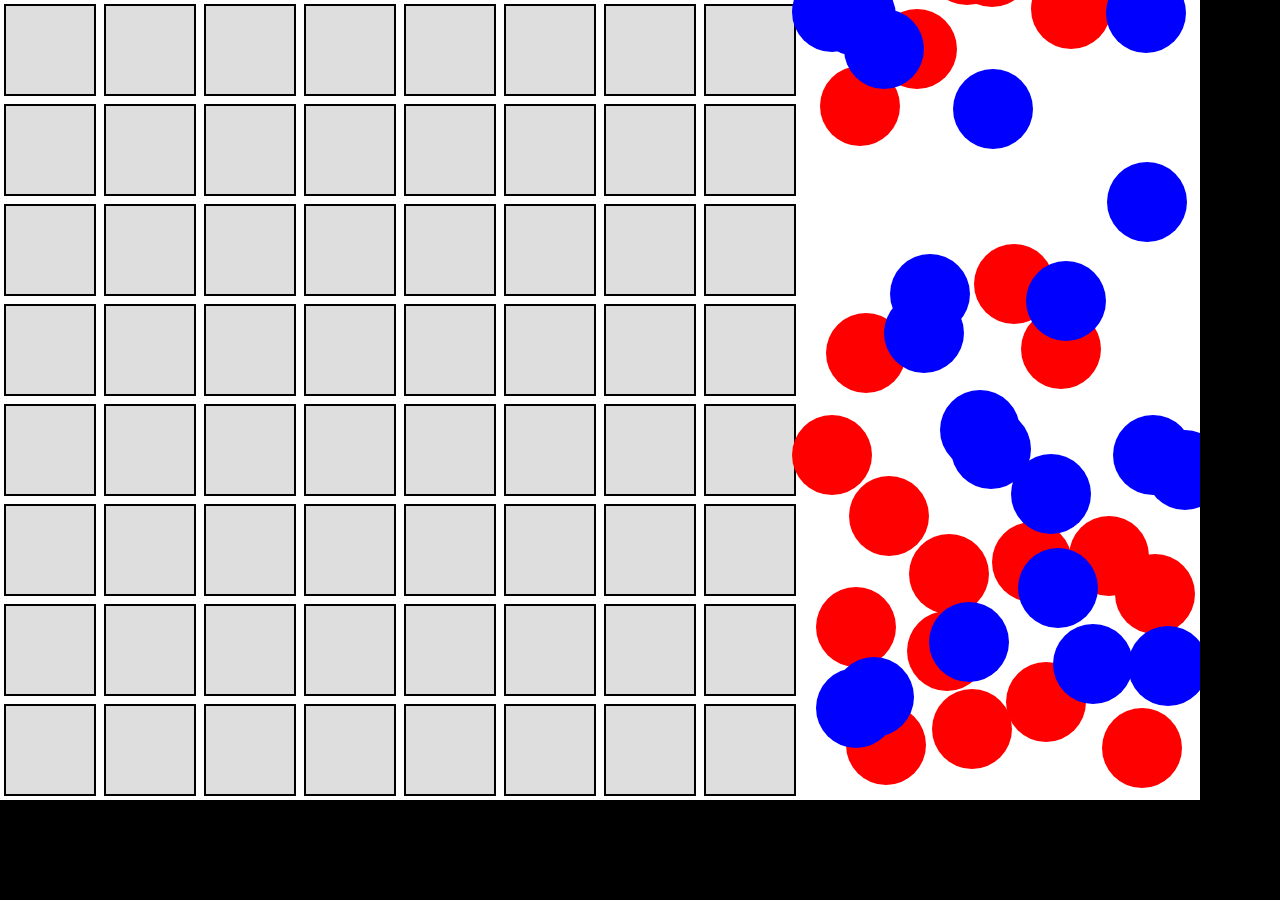
<file: juego.html>
<!DOCTYPE html>
<html lang="en">
<head>
    <meta charset="UTF-8">
    <meta http-equiv="X-UA-Compatible" content="IE=edge">
    <meta name="viewport" content="width=device-width, initial-scale=1.0">
    <title>Document</title>
    <link rel="stylesheet" href="index.css">
</head>
<body>

    <canvas id="canvas" width="1200" height="800"></canvas>
    <script src="/4enlinea/Ficha.js"></script>
    <script src="/4enlinea/Casillero.js"></script>
    <script src="/4enlinea/Tablero.js"></script>
    <script src="/4enlinea/Juego.js"></script>
    <script src="/4enlinea/Main.js"></script>
    
    
    
</body>
</html>
</file>
<file: index.css>
* {
  margin: 0;
  padding: 0;
  list-style: none;
  text-decoration: none;
  border: none;
  outline: none;
  font-family: sans-serif;
}
body {
  background-color: rgb(0, 0, 0);

}


/*--------------------------header--------------------------------------------*/
header nav {
  width: 100%;
  display: flex;
  color: white;
  align-items: center;
  justify-content: space-evenly;
  background-color: rgb(22, 22, 22);
}

header nav img {
  max-width: 150px;
  padding: 0% 5% 0% 5%;
}

nav ul {
  display: flex;
}
nav ul li {
  padding: 5%;
}
nav ul li a,
nav ul li a:after,
nav ul li a:before {
  transition: all .5s;
}
.stroke a:hover {
  color: rgb(148, 148, 148);
}



/* stroke */
nav.stroke ul li a,
nav.fill ul li a {
  position: relative;
  color: rgb(255, 255, 255);
}
nav.stroke ul li a:after,
nav.fill ul li a:after {
  position: absolute;
  bottom: 0;
  left: 0;
  right: 0;
  margin: auto;
  width: 0%;
  content: '.';
  color: transparent;
  background: rgba(0, 116, 228, 1);
  height: 2px;
}
nav.stroke ul li a:hover:after {
  width: 100%;
}

.section-icons{
    display: flex;
    align-items: center;
}
.section-icons figure{
  padding: 0% 30% 0% 30%;
}


.centrado{
    display: flex;
    flex-direction: column;
    justify-content: center;
    align-items: center;
    height: 100vh;
}
.barra{
  width:250px;
  height:10px;
  margin-top: 40px;
  background: rgba(255, 255, 255, 0.5);
  border-radius:10px;
  box-shadow: 20px 25px 45px rgba(0,0,0,0.1);
  }
  .progreso{
  width:var(--w);
  height:100%;
  background: rgba(0, 116, 228, 1);
  border-radius: 10px;
  animation:Aumentar 5s ease;
  }
  @keyframes Aumentar {
  0%{width:0%;}
  100%{width: var (--w)}
  }

.userContentHeader{
  display: flex;
  align-items: center;
}

.hidden{
    overflow: hidden;
}

.box-search {
  display: flex;
  justify-content: center;
  background-color: rgb(82 82 82 / 0%);

  border-radius: 7px;
}
.box-search input {
  border-radius: 7px;
  background-color: rgb(250, 250, 250);
  padding: 0%;
}

.breadcrum {
  display: flex;
  margin-left: 7%;
}

.breadcrum h5 {
  padding: 0% 1% 0% 1%;
  color: white;
}
.breadcrum a{
  padding: 0% 1% 0% 1%;
}


/*--------------------------header--------------------------------------------*/


/*--------------------------menu hamburguesa-----------------------------------*/

.menu-hamburguesa{
    position: fixed;
    width: 25%;
    z-index: 2;
    top: 0;
    left: 0%;
    padding: 3% 0% 3% 3%;
    background-color: rgba(0, 0, 0, 0.76);
    height: 100vh;
    opacity: 1;
}

.content-menu{
    color: #fff;
}
.content-menu li{
    padding: 4% 5% 4% 6%;
    color: #d4d4d4;
}

.menuHeader{
    display: flex;
    justify-content: space-between;
    padding-right: 2%;

}

.btn-menu{
  background-color: rgba(0, 0, 0, 0.034);
}


.categorias-menu{
    padding-top: 5%;
}

.user{
    display: flex;
    align-items: flex-end;
}
.user img, h3{
    padding: 0%  0%  0%  0%;
}

/*--------------------------menu hamburguesa-----------------------------------*/




/*--------------------------banner juego lanzamiento---------------------------*/
.bannerJuego {
  display: flex;
  justify-content: center;
  align-items: center;
  background: var(--i);
  background-size: cover;
  background-position: center;
  background-position: top;
  margin: 7%;
  border-radius: 10px;
  text-align: center;
}

.content {
  width: 100%;
  height: 100%;
  display: flex;
  flex-direction: column;
  justify-content: center;
  align-items: center;
  padding: 8% 5% 8% 5%;
  background: rgba(0, 0, 0, 0.8);
  opacity: 0;
  transition: 0.5s;
  color: white;
  border-radius: 10px;
}

.bannerJuego:hover .content {
  opacity: 1;
}

.content h1 h2button {
  margin: 3%;
}
.button {
  width: 170px;
  padding-top: 10px;
  padding-bottom: 10px;
  text-align: center;
  font-weight: 600;
  margin: 3%;
  cursor: pointer;
  display: inline-block;
  
}

a:link {
    text-decoration: none;
  }

.button-1 {
  background-color: transparent;
  border: 3px solid #00d7c3;
  border-radius: 50px;
  transition: all 0.25s ease-in-out;
  color: white;
  
}
.button-1 a{
    color: white;
}

.button-1:hover {
  box-shadow: 0 0 10px 0 #00d7c3 inset, 0 0 20px 2px #00d7c3;
  border: 3px solid #00d7c3;
}
/*--------------------------banner juego lanzamiento---------------------------*/

/*--------------------------carrousel personalizado---------------------------*/
.carrPersonalizado {
  display: flex;
  flex-direction: column;
  margin: 7%;
  padding: 4%;
  background-image: linear-gradient(rgba(9, 49, 88, 1), rgba(2, 91, 178, 0));
  border-radius: 10px;
  color: white;
}
.card:hover .imgCard{
  transition: 0.5s;
  background-image: linear-gradient(rgba(0, 0, 0, 0.5), rgba(0, 0, 0, 0.5)), var(--i);
}

section .carrousel {
  display: flex;
  align-items: center;
  padding: 1% 0% 0% 0%;
}
section .info {
  display: flex;
  flex-direction: column;
  align-items: center;
  text-align: center;
  justify-content: space-around;
  flex-wrap: wrap;
  padding-left: 1%;
  width: 60%;
}

.btn-juego.fav{
  width: 150px;
  background-color: transparent;
  border: 3px solid #0020d7;
  border-radius: 12px;
  transition: all 0.25s ease-in-out;

}

.btn-juego.fav:hover {
  box-shadow: 0 0 10px 0 #0020d7 inset, 0 0 20px 2px #0020d7;
  border: 3px solid #0020d7;
  background-color: #0020d7;
}
section .principal{
  width: 100%;
}

section .principal img {
  max-width: 100%;
  border-radius: 10px;
  transition: 0.3s;
}

section .miniaturas{
  padding-left: 4%;
}

section .miniaturas img {
  max-width: 47%;
  border-radius: 8px;
}
section .barraCarrousel {
  display: flex;
  justify-content: center;
}
section .barraCarrousel div {
  display: inline-block;
  margin: 20px 10px;
  width: 61px;
  height: 6px;
  border-radius: 4px;
  background-color: hsla(202, 60%, 100%, 0.2);
}
.active {
  transition: 0.3s;
  opacity: 0.4 !important;
  box-shadow: 0 5px 5px rgba(1, 23, 46, 0.6);
}
/*--------------------------carrousel personalizado---------------------------*/

/*--------------------------carrousel destacados------------------------------*/
.destacados{
  color: white;
}
.destacados h1{
  margin: 4% 7% 0% 7%;
}


.carr-destacados {
  display: flex;
  margin: 0.5% 7% 3% 7%;
  padding: 1% 65px 1% 65px;
  background-color: rgba(38, 38, 38, 1);
  border-radius: 10px;
  overflow-x: hidden;
}
.card {
  display: flex;
  flex-direction: column;
  cursor: pointer;
  margin: 2%;
}

.imgCard {
  width: 290px;
  height: 366px;
  background: var(--i);
  background-size: cover;
  background-position: center;
  background-position: top;
  display: flex;
  border-radius: 10px 10px 0 0;
}

.cardContent {
  width: 100%;
  height: 100%;
  display: flex;
  flex-direction: column;
  background: rgba(0, 0, 0, 0.8);
  opacity: 0;
  transition: 0.5s;
  border-radius: 10px 10px 0 0;
}
.cardContent h4 {
  color: white;
}

.icon-plus,
.icon-heart {
  display: flex;
  align-items: center;
  justify-content: right;
  padding: 3%;
}

.icon-plus h4,
.icon-heart h4 {
  opacity: 0;
  padding-right: 5px;
}
.icon-heart:hover h4 {
  opacity: 1;
}
.icon-plus:hover h4 {
  opacity: 1;
}

.icon-heart:hover .feather-heart {
  stroke: rgba(251, 120, 0, 1);
}

.icon-plus:hover .feather-plus-circle {
  stroke: rgba(0, 116, 228, 1);
}

.imgCard:hover .cardContent {
  opacity: 1;
}
.carr-destacados .info-juego {
  background-color: black;
  display: flex;
  flex-direction: column;
  align-items: center;
  color: rgb(248, 248, 248);
  border-radius: 0px 0px 10px 10px;
  font-size: large;
  text-align: centerz;
}

.info-juego h5{
  color: #bbbbbb;
}



.btn-juego{
  border: 3px solid #05a8a0;
  border-radius: 14px;
  font-size: large;
  padding: 1%;
  width: 40%;
  margin: 7%;
}
.btn-gratis{
  border: 3px solid #04db04;
}



.btn-gratis:hover {
  box-shadow: 0 0 10px 0 #04db04 inset, 0 0 20px 2px #04db04;
  border: 3px solid #04db04;
}

.carr-destacados .info-juego h4 {
  padding: 10px;
}

.card .desc {
  display: flex;
  justify-content: center;
  align-items: center;
  color: white;
  left: 13px;
  top: 8px;
  border-radius: 0px;
  border-radius: 50px;
  background-color: #000000 ;
  border: 3px solid  rgba(0, 116, 228, 1);
  height: 23px;
  width: 67px;

  background-color: rgb(0, 0, 0);
  position: relative;
}

div.desc.free{
  border: 3px solid #04db04;
}
/*--------------------------carrousel destacados------------------------------*/

/*--------------------------seccion gamepass----------------------------------*/
.gamePass {
  display: flex;
  margin: 7%;
  background-color: rgba(38, 38, 38, 1);
  color: white;
  border-radius: 10px;
  line-height: 2;
}
.gamePass .textInfo {
  display: flex;
  flex-direction: column;
  justify-content: space-around;
  align-items: center;
  padding: 6%;
  text-align: center;
  
}
.textInfo .btn-subs {
  width: 50%;
  height: 10%;
  margin:5%;
  padding: 0%;
  border-radius: 8px;
  font-size: large;
  background-color: rgba(41, 159, 85, 1);
}
.btn-sub{
  border: 3px solid #05a836;
  border-radius: 7px;
  font-size: large;
}
 .textInfo h3{
  text-decoration:underline;
  color: #ff9100;
  padding-right: 8%;
 }
 .precio{
  display: flex;
  align-items:flex-end;
  color: rgb(189, 189, 189);
  padding-top: 10px;
 }

 .precio h4{
  text-decoration: line-through;
 }

.btn-sub:hover {
  box-shadow: 0 0 10px 0 #00d724 inset, 0 0 20px 2px #00d712;
  border: 3px solid #04ee6d;
  background-color:#00d724 ;
  color: black;
}

.img-sub {
  display: flex;
}
.img-sub div {
  display: flex;
  justify-content: center;
  object-fit: cover;
}

/* -- */
.img-sub img {
  width: 100%;
  object-fit: cover;
  border-radius: 0px 10px 10px 0px;
  /* filter: blur(1.5px); */
}
/*--------------------------seccion gamepass----------------------------------*/
/* width */
::-webkit-scrollbar {
  width: 7px;
}

/* Track */
::-webkit-scrollbar-track {
  background: #585858;
  border-radius: 8px;
}

/* Handle */
::-webkit-scrollbar-thumb {
  background: rgb(2, 32, 167);
  border-radius: 8px;
}

/* Handle on hover */
::-webkit-scrollbar-thumb:hover {
  background: rgb(5, 27, 122);
}



/*--------------------------carrouselCategorias-------------------------------*/
.categorias-carr {
  margin: 7%;
  color: white;
}

.cards {
  display: flex;
  background-image: linear-gradient(rgba(9, 49, 88, 1), rgba(2, 91, 178, 0));
  background-image: top;
  overflow-x: scroll;
  border-radius: 10px;
}

.card-hori {
  padding: 2%;
}
.card-hori h3,
h5 {
  padding: 5%;
}
.card-hori h5:hover{
  color: #285ff7;
  cursor: pointer;
}
.card-hori:hover{
  filter: drop-shadow(16px 16px 20px blue);
  transition: .3s ease;


}

.card-hori img {
  width: 345px;
  height: 205px;
  object-fit: cover;
  border-radius: 10px;
}
/*--------------------------carrouselCategorias-------------------------------*/

/*--------------------------footer--------------------------------------------*/
footer {
  display: flex;
  flex-direction: column;
  color: white;
}
footer .redes {
  display: flex;
  justify-content: center;
  padding: 20px;
  background-color: rgba(19, 20, 23, 1);
}
footer .redes img {
  padding-left: 50px;
}

footer .secciones {
  display: flex;
  justify-content: center;
  padding: 5%;
  background-color: black;
  color: rgb(221, 221, 221);
}

.secciones table {
  table-layout: fixed;
  width: 80%;
}
th {
  font-size: x-large;
  color: white;
  text-align: center;
}

th,
td {
  padding: 20px;
}
footer p {
  text-align: center;
  color: rgb(190, 190, 190);
}

.redes figure{
  padding: 0% 1% 0% 1%;
}

.redes figure:hover .feather-facebook {
  stroke: rgba(0, 116, 228, 1);
  transition: .3s ease-in-out;
}
.redes figure:hover .feather-instagram {
  stroke: rgb(228, 0, 160);
  transition: .3s  ease-in-out;
}
.redes figure:hover .feather-twitter {
  stroke: rgb(7, 160, 248);
  transition: .3s  ease-in-out;
}
.redes figure:hover .feather-youtube {
  stroke: rgb(241, 8, 8);
  transition: .3s  ease-in-out;
}
footer a{
  color: rgb(207, 207, 207);
}

footer a:hover{
  color: rgb(10, 32, 233);
}
/*--------------------------footer--------------------------------------------*/


/*--------------------------paginaCommingSoon--------------------------------------------*/
.parallax {
  width: 100%;
  height: 70%;
  background: var(--i);
  background-size: cover;
  display: flex;
}

.contFrente {
  width: 150%;
  padding: 0% 5% 0% 5%;
}
.contFrente {
  margin: -4px;
}

.frente {
  max-width: 100%;
}

.logo {
  width: 70%;
  padding-left: 15%;
}

.cont-logos {
  display: flex;
  flex-direction: column;
  justify-content: center;
  align-items: center;
}
.cont-logos h3{
    color: white;
}


.btn {
    box-sizing: border-box;
    background-color: transparent;
    border-radius: 0.6em;
    cursor: pointer;
    display: flex;
    align-self: center;
    font-size: 1rem;
    font-weight: 400;
    line-height: 1;
    margin: 20px;
    padding: .8em 2.8em;
    text-decoration: none;
    text-align: center;
    text-transform: uppercase;
    font-weight: 700;
  }
  .btn:hover, .btn:focus {
    color: #fff;
    outline: 0;
  }
  

.callToAction {
    border-color:#00d7c3;
    color: rgb(0, 0, 0);
    box-shadow: 0 0 80px 80px#00d7c3 inset, 0 0 0 0#00d7c3;
    transition: all 250ms ease-in-out;
  }
  .callToAction:hover {
    box-shadow: 0 0 15px 0 #00d7c3 inset, 0 0 10px 4px #00d7c3;
  }


.features{
    display: flex;
    flex-direction: column;
    justify-content: center;
    align-items: center;
    margin: 3% 7% 3% 7%;
  
}
.cardFeature{
    display:flex;
    align-items: center;
    margin: 3% 0% 3% 0%;
    
}
.contentFeature{
    position: absolute;
    left: 14%;
}

.imgFeature img{
    width: 80%;
    border-radius: 10px;
}
.imgFeature{
    display: flex;
    align-items: center;
    justify-content: center;
    padding-left: 20%;
    border-radius: 10px;
}


.info-feature figure img{
    width: 30%;
    
}

.info-feature {
    display: flex;
    flex-direction: column;
    justify-content: space-around;
    text-align: center;
    height: 380px;
    width: 285px;
    padding: 11%;
    background-color: #fff;
    border-radius: 10px;
    line-height: 1.5;
}


.right{
    padding-left: 0%;
    padding-right: 20%;
}

.contentFeatureRight{
    position: absolute;
    right: 17.5%;
}


/*--------------------------carrouselpj--------------------------------------------*/

.titulo-seccion{
  color: white;
}

.titulo-seccion{
  margin-left: 7%;
}

.cards-pj{
    display: flex;
    justify-content: space-around;
    background-color: rgba(19, 20, 23, 1);
    margin: 1% 7% 5% 7%;
}


.card-pj{
    height: 620px;
    width: 243px;
    background-image: linear-gradient(rgba(0, 0, 0, 0), rgba(0, 0, 0, 1)), var(--i);
    background-size: cover;
    background-position: center;
    background-position: top;
    border: 2px solid #00d7c3 ;
    

}

.card-content{
    height: 100%;
    display: flex;
    flex-direction: column;
    justify-content: space-around;
    align-items: center;
    padding: 0%;
    color: #fff;
    text-align: center;
    opacity: 0;
}

.card-pj:hover .card-content{
    opacity: 1;
    transition: 0.5s;
}

.card-pj:hover {
    background-image: linear-gradient(rgba(0, 0, 0, 0.5), rgba(0, 0, 0, 0.5)), var(--i);
    transition: 0.5s;
}
.cont-historia{
  color: #fff;
  margin: 7%;
  border-radius: 10px;
  border: 2px solid rgba(0, 116, 228, 1) ;
  padding: 2%;
  font-size: large;
  line-height: 2;
  background-color: #1b1b1b;
}

.cont-historia p{
  padding: 2% 2% 2% 0%;
}

.cont-img-historia img{
  max-width: 100%;
  border-radius: 10px;
  

}

.historia{
  margin: 7%;
  color: #fff;
  text-align: center;
  
}
.historia h1{
  padding: 2%;
}

.text-historia{
  font-size: x-large;
  padding: 0% 8% 5% 8%;
  line-height: 2;
}

/*--------------------------4enlinea--------------------------------------------*/

section.fourenlinea{
    display: flex;
    justify-content: center;
    align-items: center;
    align-content:center;
    margin: 3% 7% 7% 7%;
    padding:4%;
    background-color: rgb(22, 23, 85);
    border-radius: 10px;
    color: white;
}
.fourenlinea h1{
    text-align: center;
}
section.carr-imgmini{
    display: flex;
    margin: 7%;
    overflow-x: scroll;
}
.cardmini{
    border-radius: 10px;
    padding: 0.5%;
}
.cardmini img{
    width: 400px;
    height: 226px;
    object-fit: cover;
    border-radius: 10px;
}
.juego img {
    width: 1153px;
    height:657px;
    object-fit: contain;
    border-radius: 4px;
  }
.comojugar {
    margin: 7%;
    color: #fff;
    border-radius: 10px;
    font-size: large;
    line-height: 2;
 }

 .comojugar h4{
    padding-bottom: 2%;
    
 }

 .controles{
    display: flex;
    justify-content: space-around;
    align-items: center;
    background-color: rgb(61, 61, 61);
    margin: 7%;
    border-radius: 10px;
 }

 .controles img{
     height: 150px;
 }

 .contControl{
    color: #fff;
    text-align: center;
    background-color:rgb(49, 49, 49) ;
    width: 400px;
    border-radius: 10px;
    padding: 2%;
    margin: 1%;
    font-size: x-large;
    box-shadow: 10px 5px 5px rgba(0, 0, 0, 0.349);
 }


 .comentarios{
    display: flex;
    flex-direction: column;
    color: #fff;
    font-size: x-large;
    margin: 7%;
    background-color: rgb(61, 61, 61);
    padding: 4%;
    border-radius: 8px;
 }

 
 .comentarios img{
    width: 60px;
 }
.contain{
    display: flex;
    flex-direction: column;
 }

 .comentarios label, input{
    padding:1%;
    border-radius: 10px;
    font-size: x-large;
 }
 .comment{
  background-color: #ffffff;
  border-radius: 8px;
  color: #3d3d3d;
  font-weight: lighter;
  padding: 1%;
 }

 .contLabelIcon{
    display: flex;
    align-items: center;
 }
 .contain.arriba{
    padding-bottom: 3.5%;
    border-bottom: 1px solid #e7e7e7 ;
 }

 .contain.abajo{
    padding-top: 3.5%;
 }


 .cont-equipos{
    display: flex;
    justify-content: center;
    color: #fff;
    text-align: center;
    
 }

 .cont-equipos img{
    max-width: 400px;
    border-radius: 10px;
 }

 .equipo{
    padding: 8% 2% 8% 2%;
    border-radius: 10px;
    background-image: linear-gradient(rgba(0, 0, 0, 0.2), rgba(0, 0, 0, 0.2)), var(--i);
    background-size: cover;
    background-position: center;
    background-position: top;
    width: 100%;
    margin: 2%;
 }

 .equipo h2{
    padding-bottom: 2%;
 }


/*-----------------------------4enlinea--------------------------------------------*/


/*-----------------------------Loader Animado--------------------------------------*/
 .lds-roller {
    display: inline-block;
    position: relative;
    width: 80px;
    height: 80px;
  }
  .lds-roller div {
    animation: lds-roller 1.66s cubic-bezier(0.5, 0, 0.5, 1) infinite;
    transform-origin: 40px 40px;
  }
  .lds-roller div:after {
    content: " ";
    display: block;
    position: absolute;
    width: 7px;
    height: 7px;
    border-radius: 50%;
    background: #fff;
    margin: -4px 0 0 -4px;
  }
  .lds-roller div:nth-child(1) {
    animation-delay: -0.036s;
  }
  .lds-roller div:nth-child(1):after {
    top: 63px;
    left: 63px;
  }
  .lds-roller div:nth-child(2) {
    animation-delay: -0.072s;
  }
  .lds-roller div:nth-child(2):after {
    top: 68px;
    left: 56px;
  }
  .lds-roller div:nth-child(3) {
    animation-delay: -0.108s;
  }
  .lds-roller div:nth-child(3):after {
    top: 71px;
    left: 48px;
  }
  .lds-roller div:nth-child(4) {
    animation-delay: -0.144s;
  }
  .lds-roller div:nth-child(4):after {
    top: 72px;
    left: 40px;
  }
  .lds-roller div:nth-child(5) {
    animation-delay: -0.18s;
  }
  .lds-roller div:nth-child(5):after {
    top: 71px;
    left: 32px;
  }
  .lds-roller div:nth-child(6) {
    animation-delay: -0.216s;
  }
  .lds-roller div:nth-child(6):after {
    top: 68px;
    left: 24px;
  }
  .lds-roller div:nth-child(7) {
    animation-delay: -0.252s;
  }
  .lds-roller div:nth-child(7):after {
    top: 63px;
    left: 17px;
  }
  .lds-roller div:nth-child(8) {
    animation-delay: -0.288s;
  }
  .lds-roller div:nth-child(8):after {
    top: 56px;
    left: 12px;
  }
  @keyframes lds-roller {
    0% {
      transform: rotate(0deg);
    }
    100% {
      transform: rotate(360deg);
    }
  }
/*-----------------------------Loader Animado--------------------------------------*/


/*-----------------------------media querys--------------------------------------*/


  @media (max-width: 670px){

    section .carrousel{
      flex-direction: column;
    }

    section .info {
      width: 80%;
  }

  .img-sub  :nth-child(even) img{
    display: none;
  }

  .gamePass {
    flex-direction: column;
    border-radius: 10px;
  }
  }

 

  @media (max-width: 1500px){
    .icon-hidden{
      display: none;
    }

    .section-icons{
      display: none;
    }
  }

  @media (max-width: 800px){
    .ocultar{
      display: none;
    }
    table th{
      font-size:medium;
    }
    table td{
      font-size: small;
      padding: 10px;
    }

    footer p {
      font-size: x-small;
    }
    .box-search {
      max-width: 50%;
    }
    .box-search input{
      max-width: 100%;
    }
  }



  @media (max-width: 1200px){
    .sections-icons{
      display: none;
    }
  }


  canvas{
    background-color: #3b3b3b;
  }
</file>
